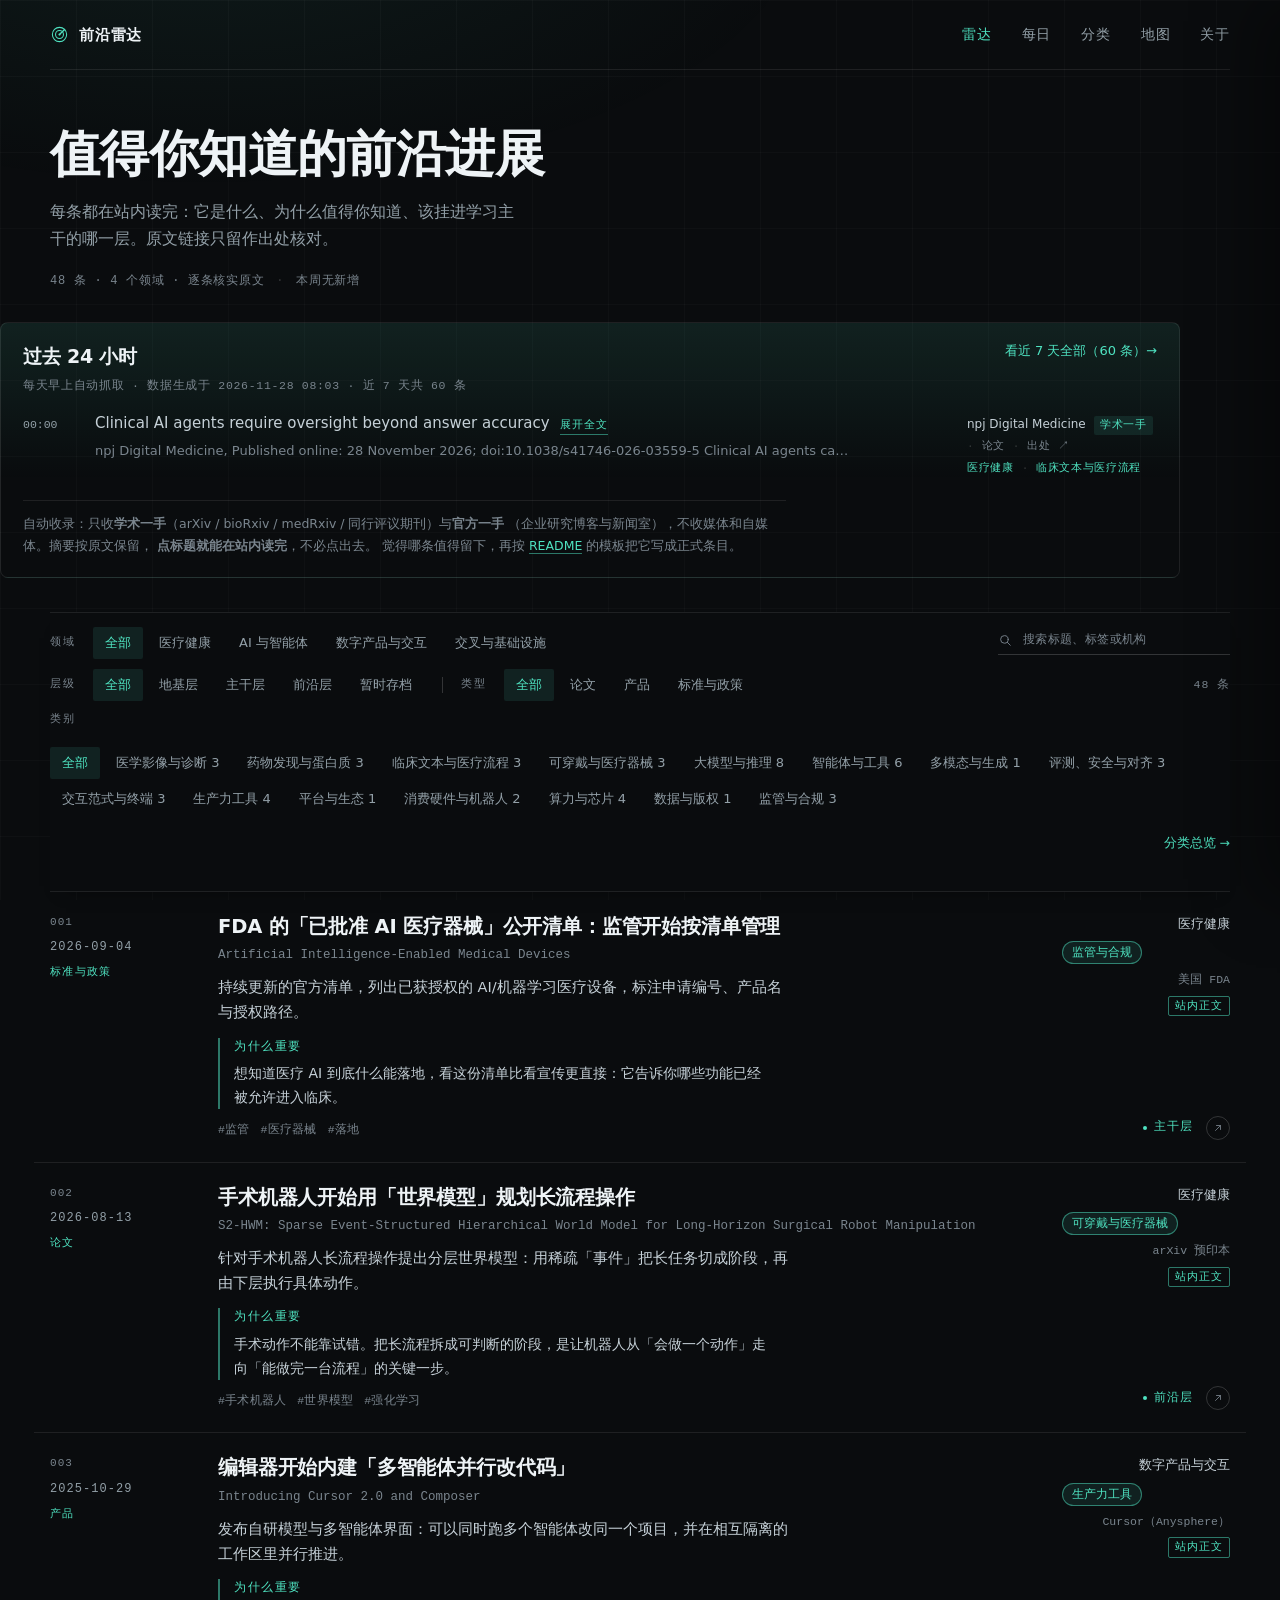
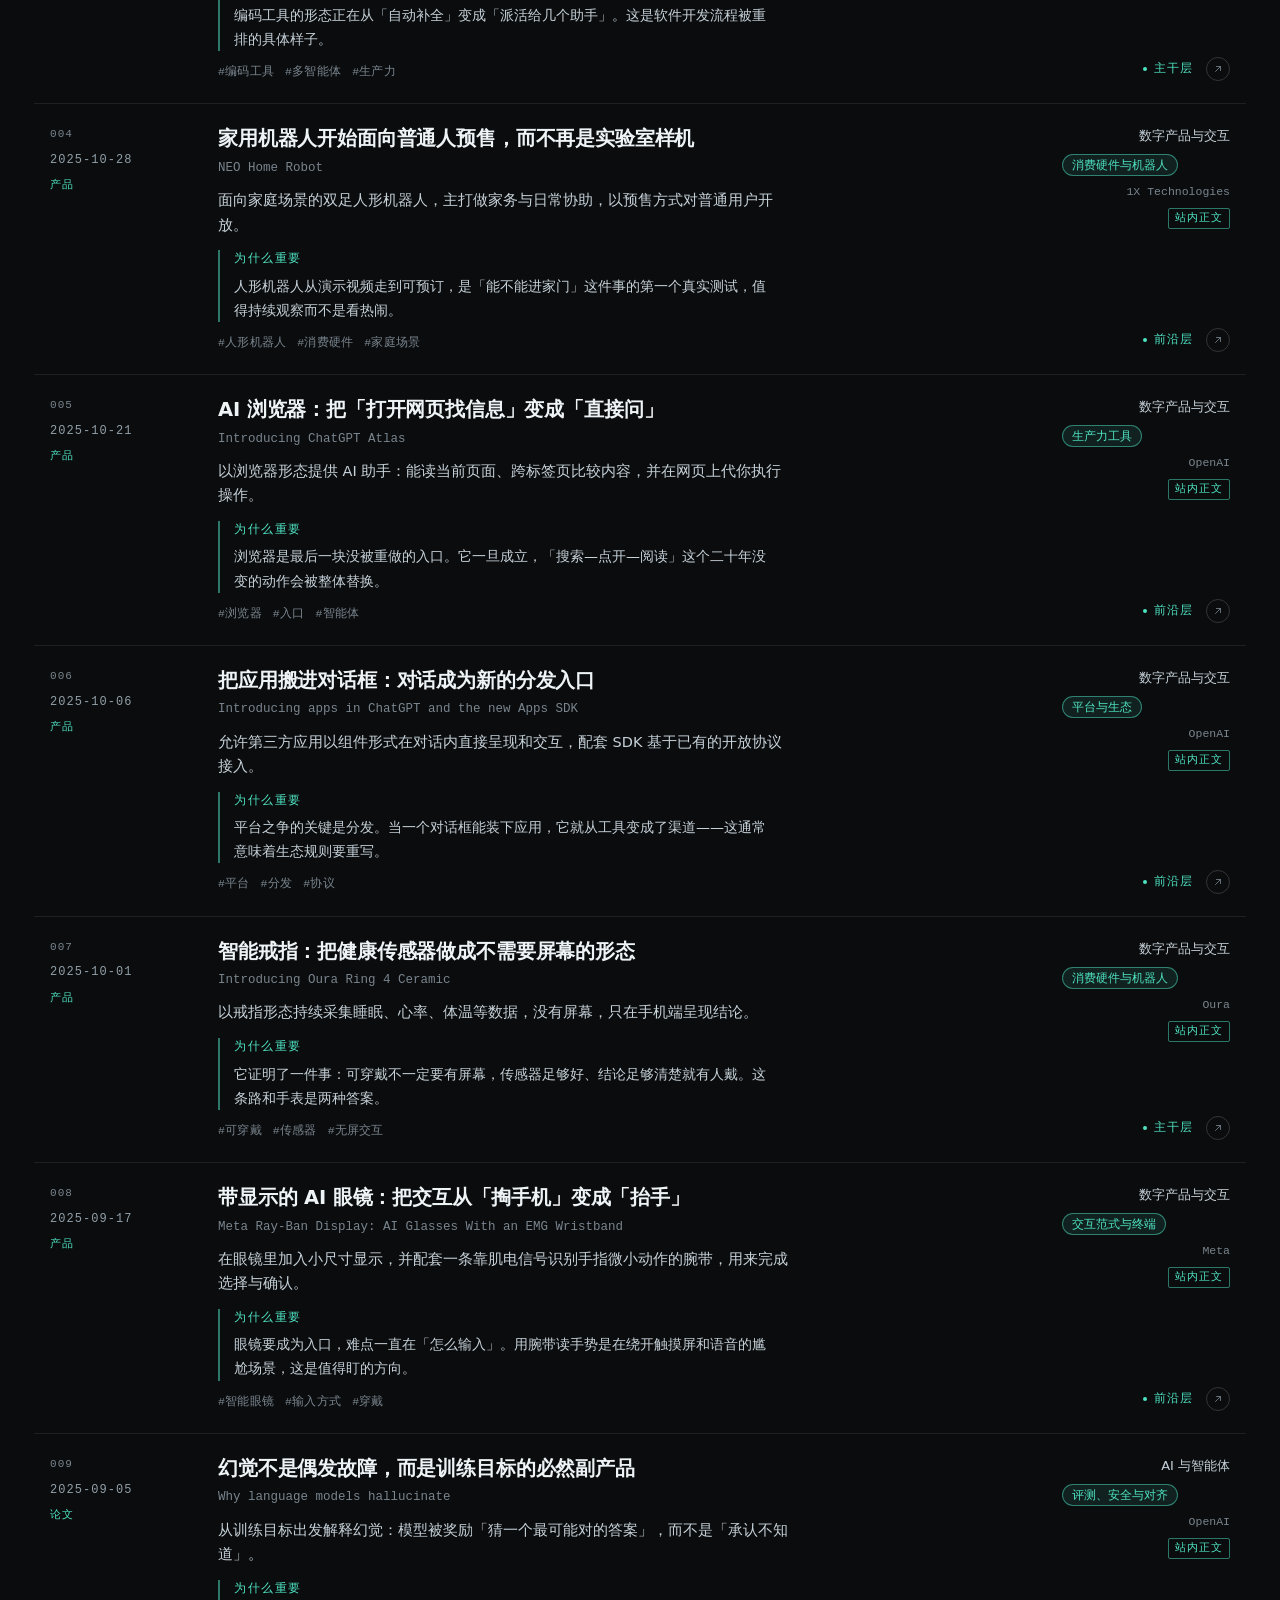
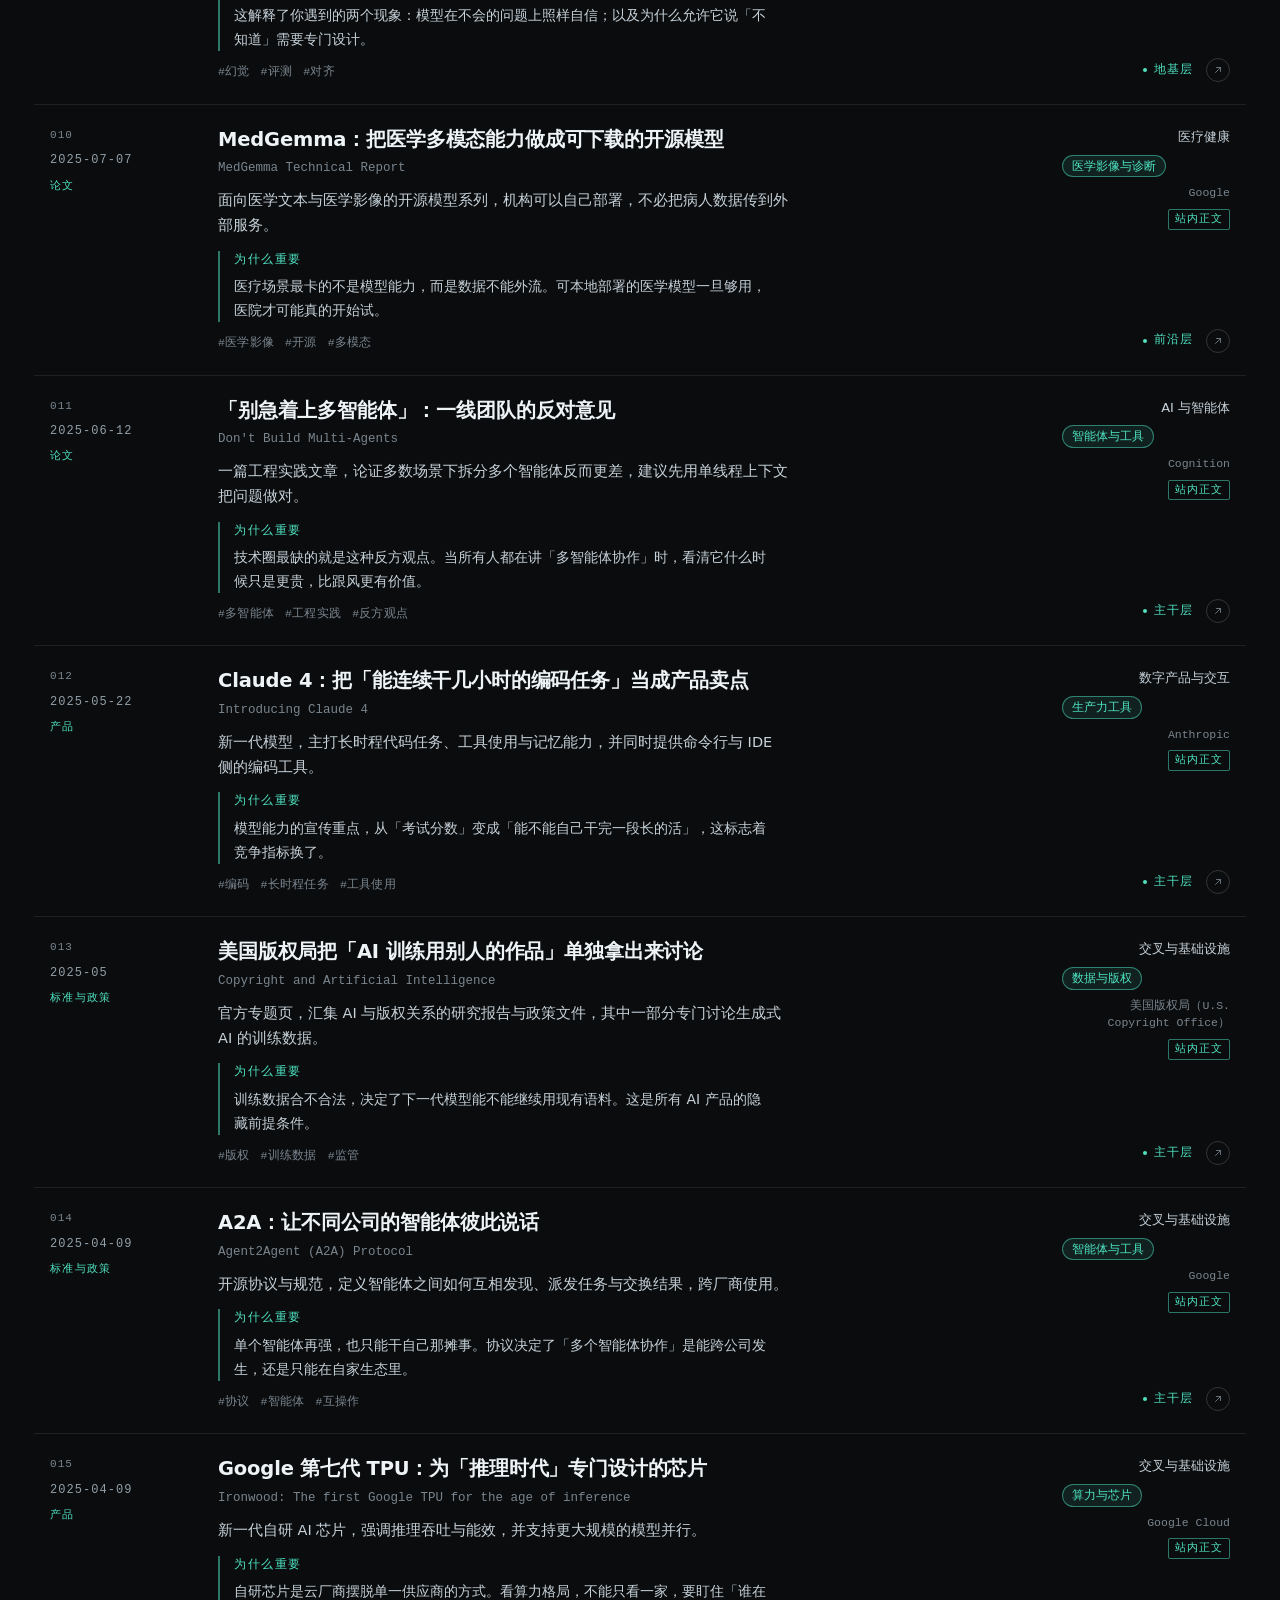
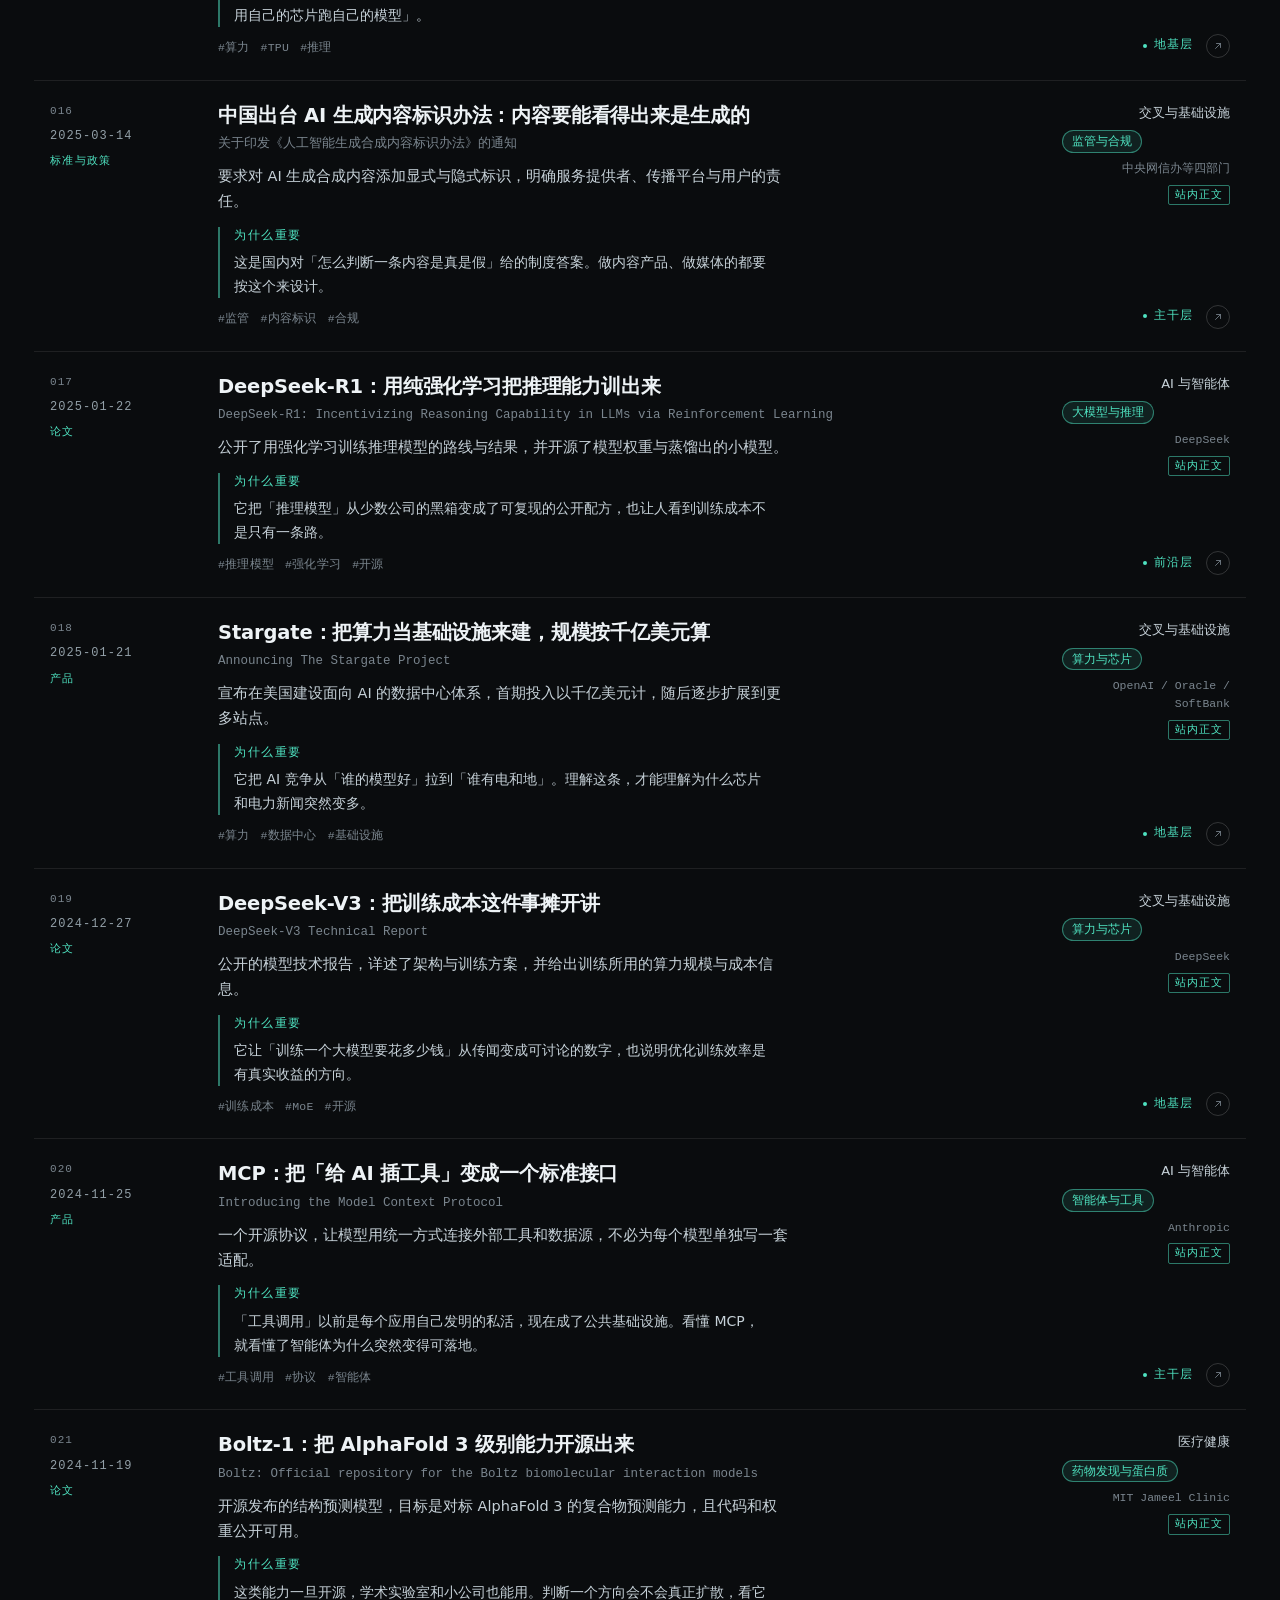
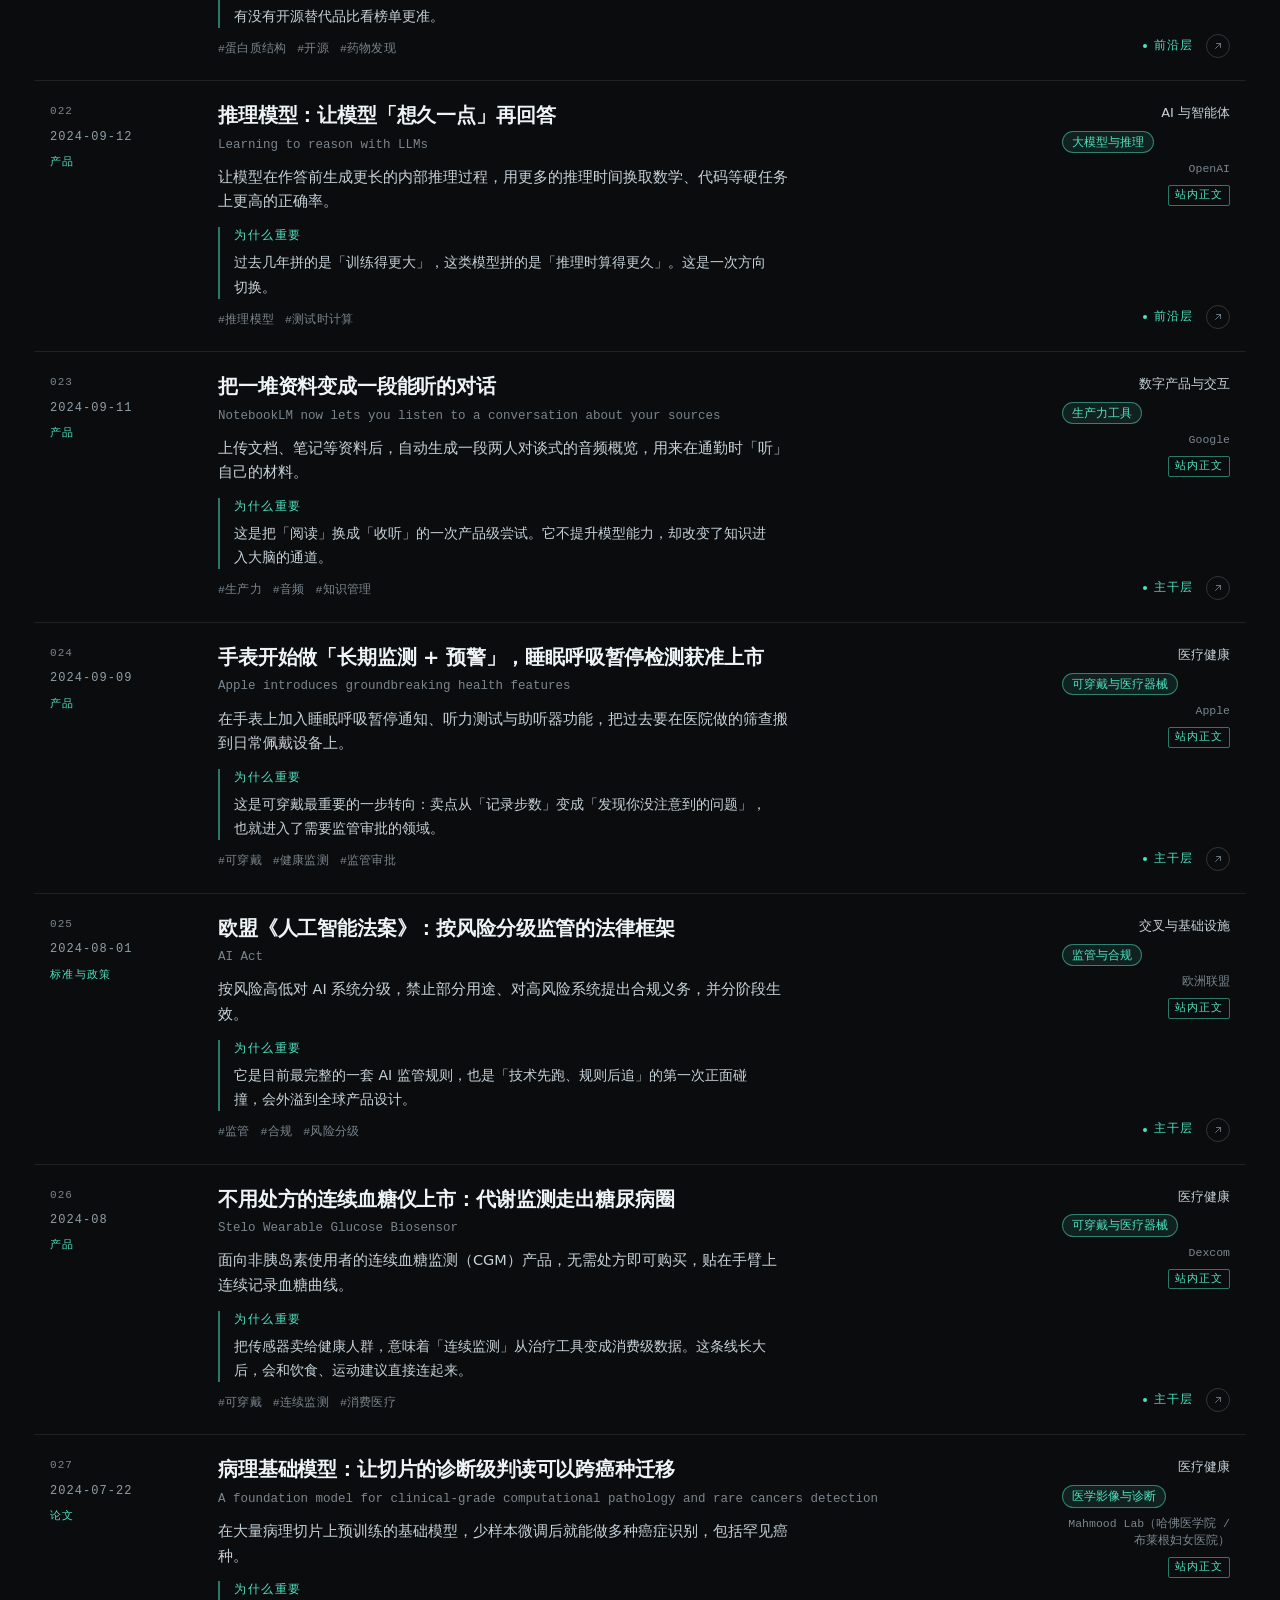
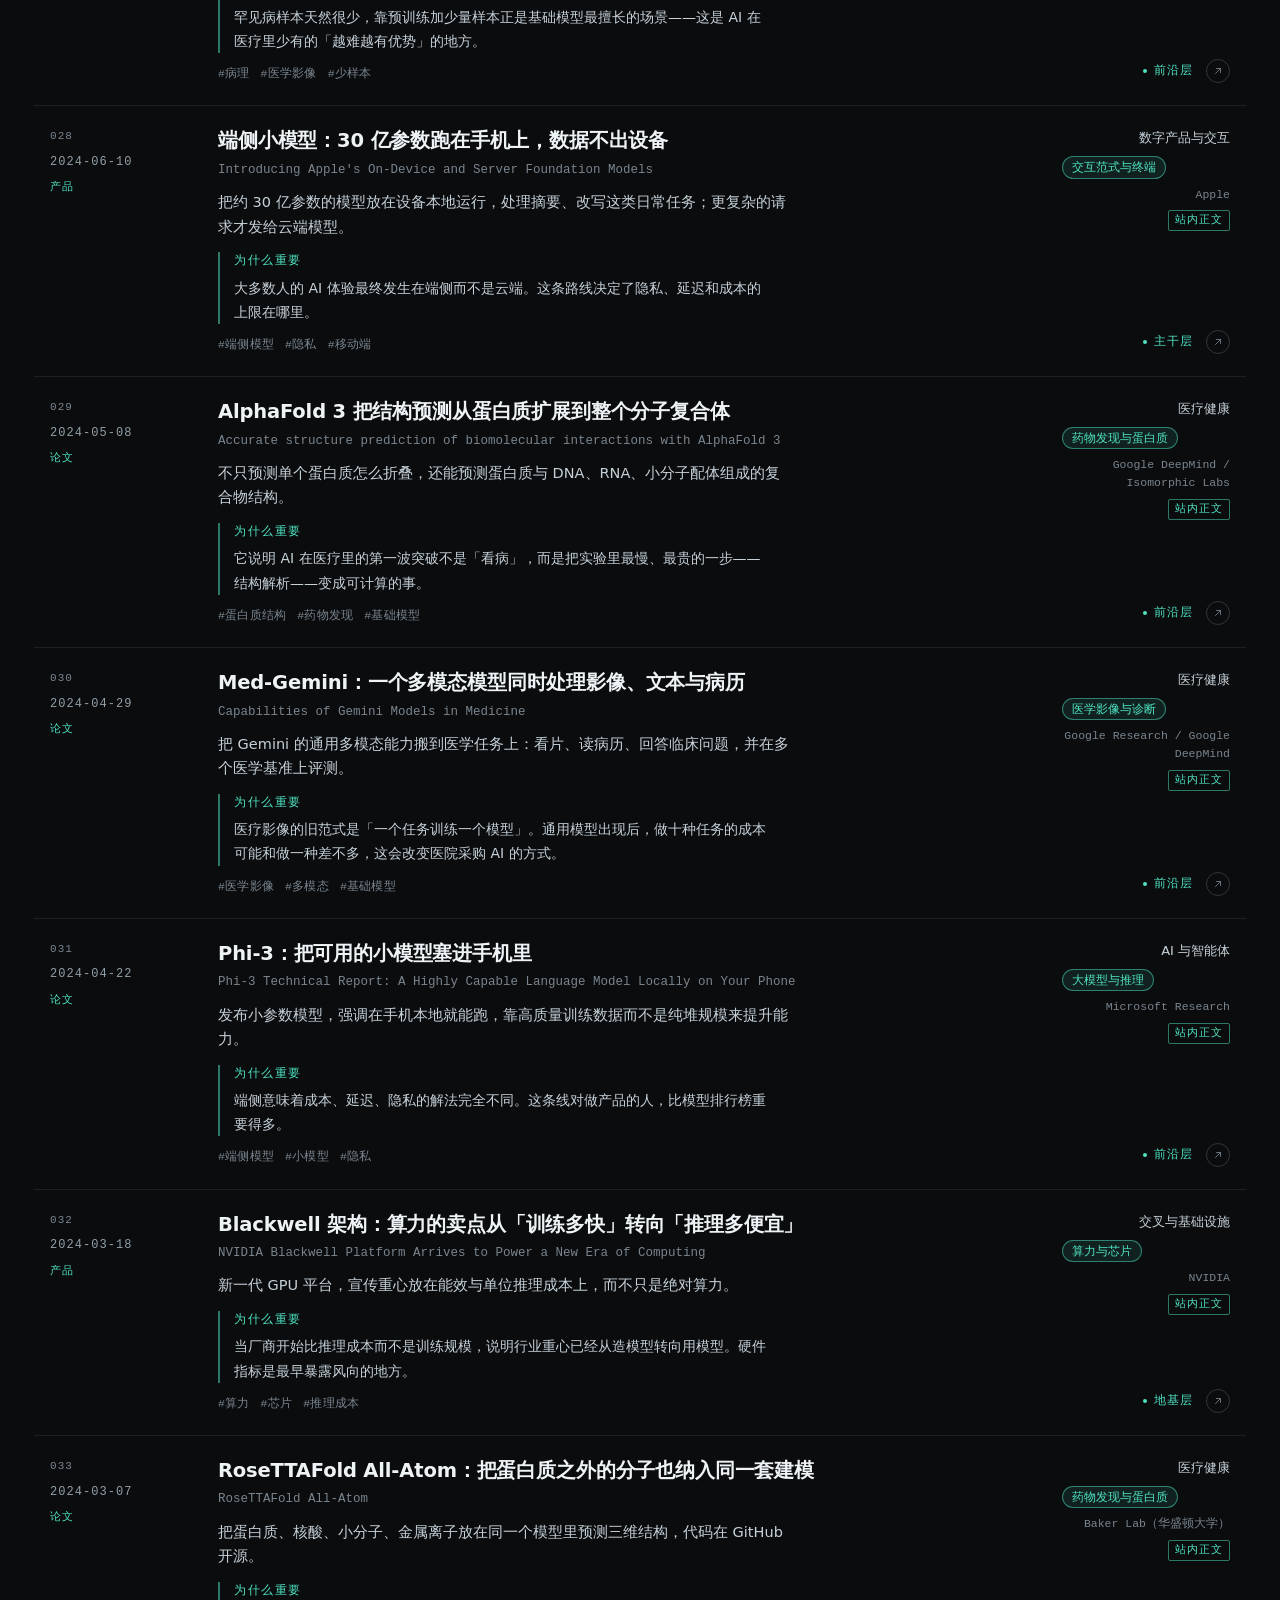
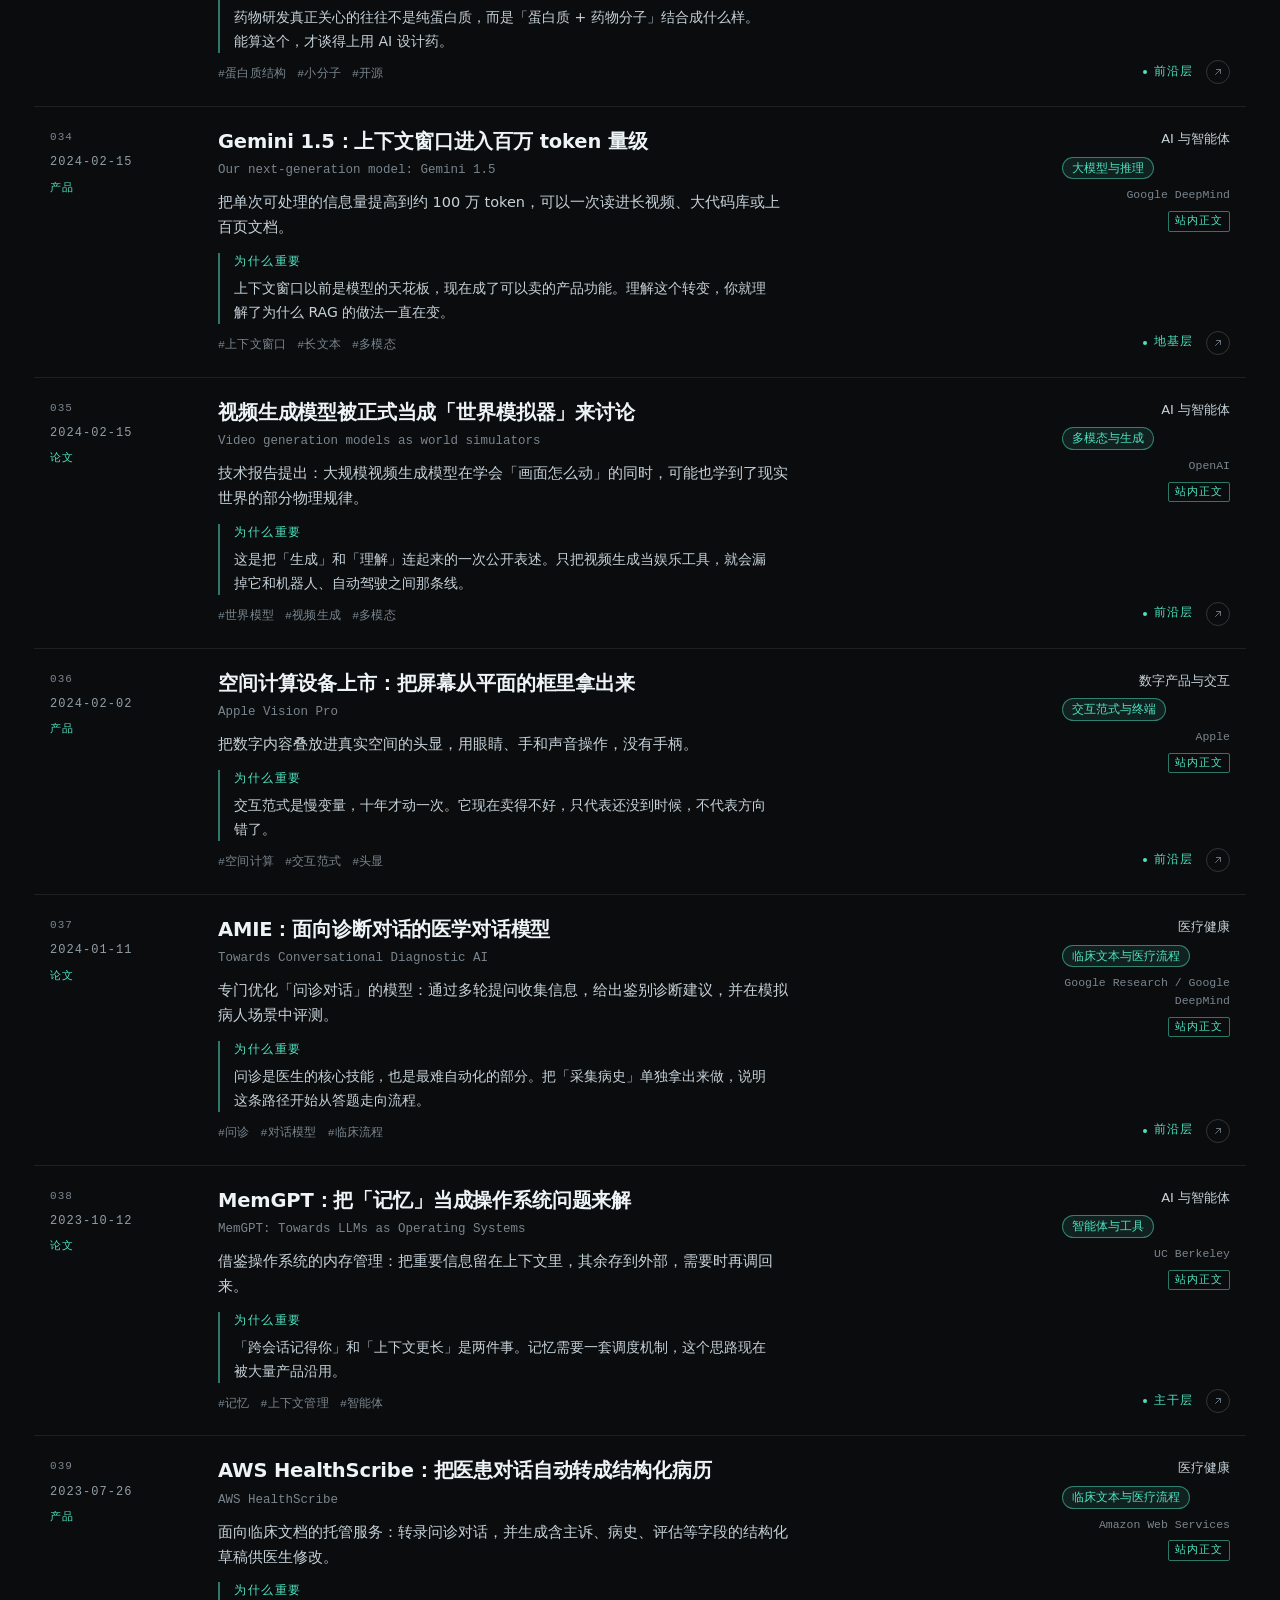
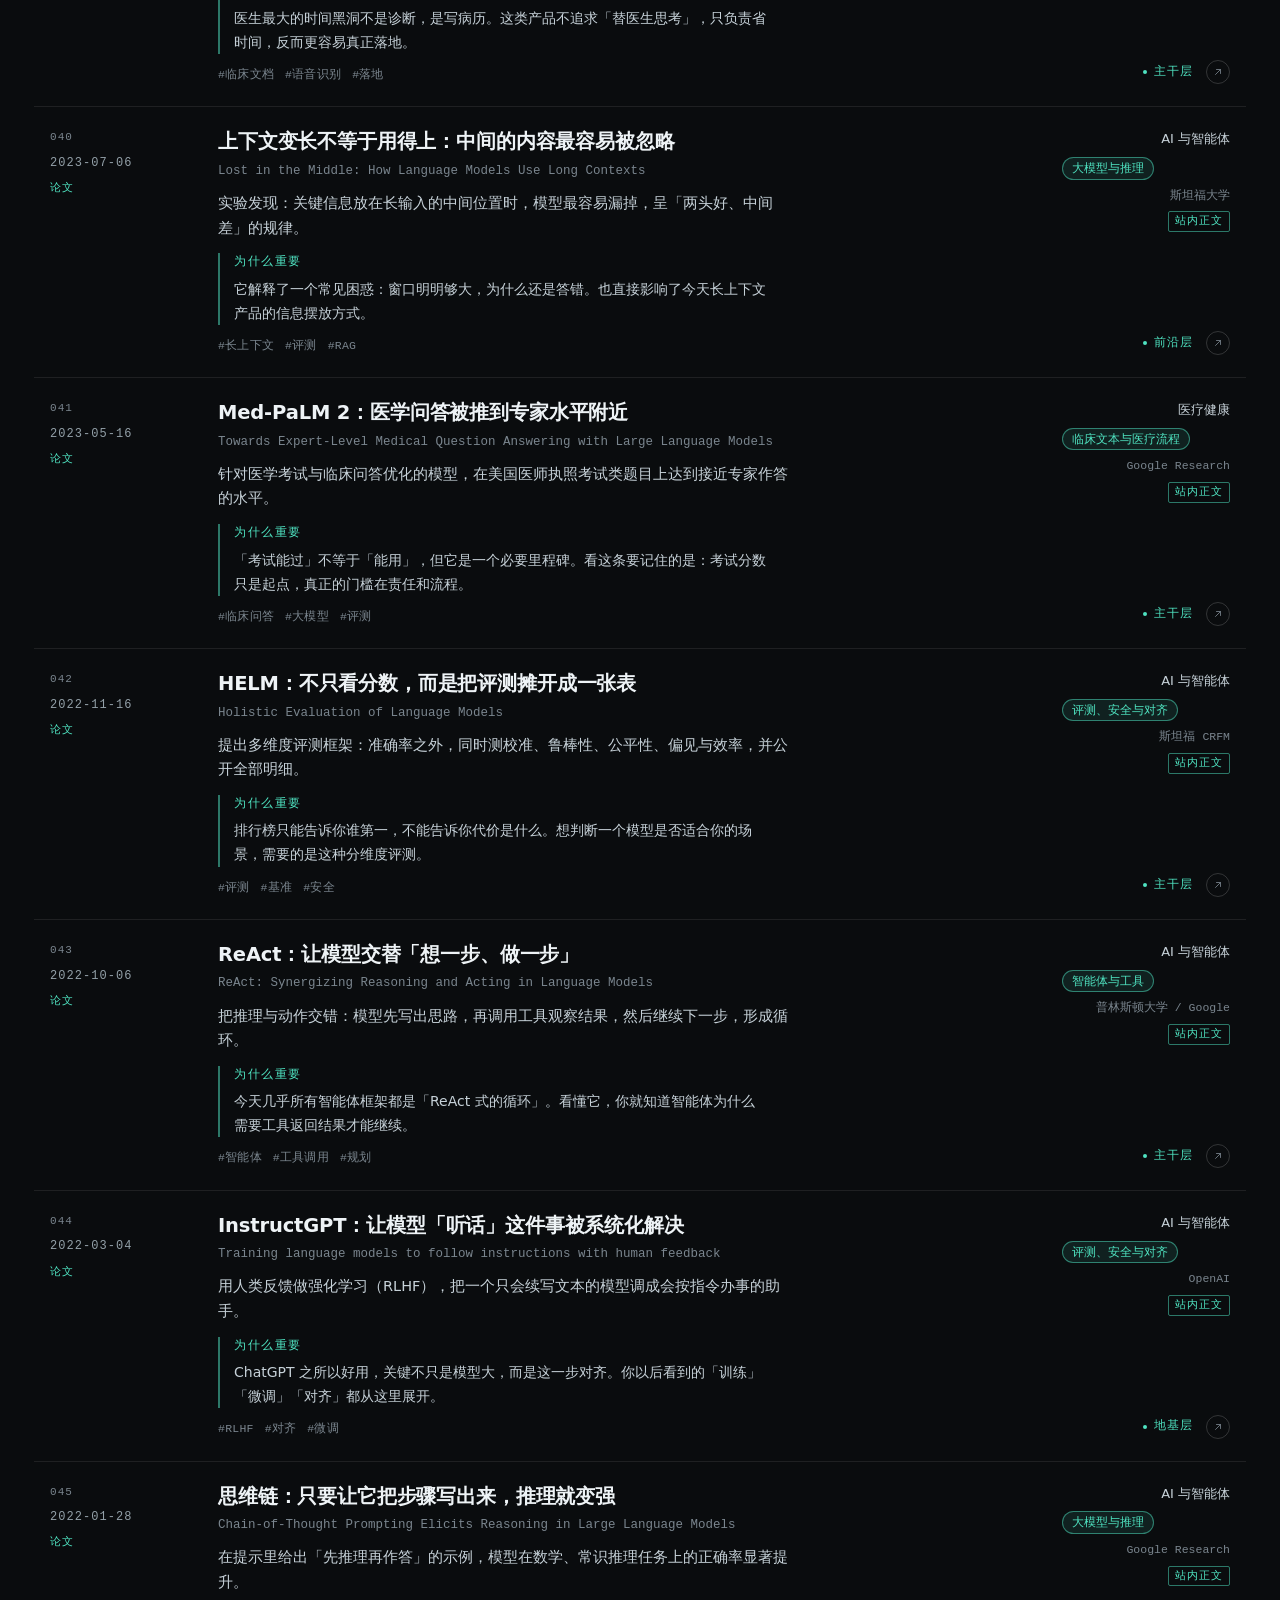
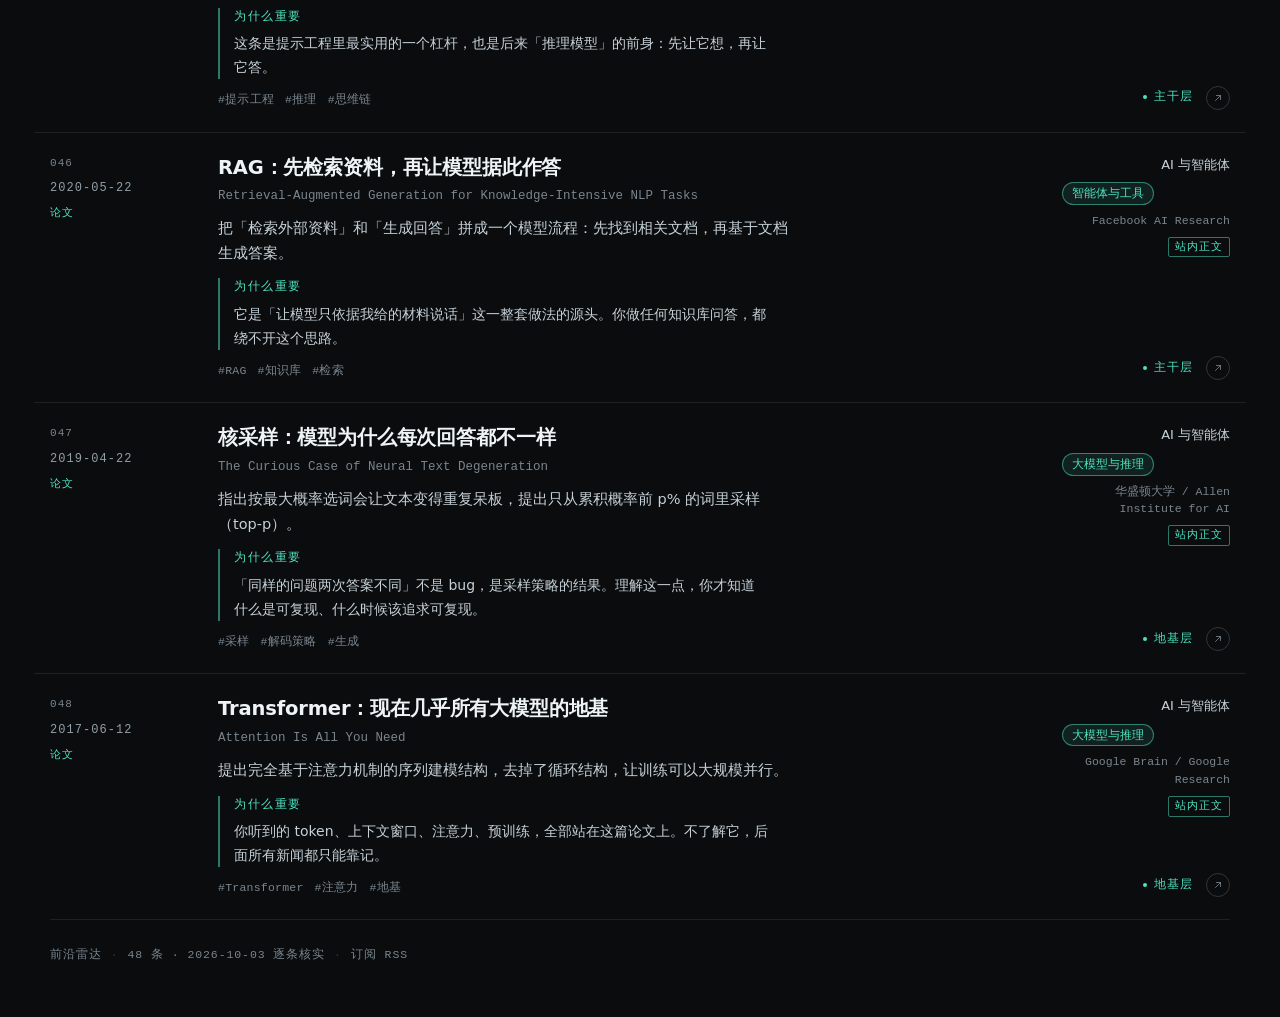
<file: index.html>
<!DOCTYPE html>
<html lang="zh-CN" data-theme="obsidian">
<head>
<meta charset="UTF-8">
<meta name="viewport" content="width=device-width, initial-scale=1">
<title>前沿雷达</title>
<meta name="description" content="由我自己策展的前沿科技信息站：每条都讲清它是什么、为什么重要、该挂在哪一层。">
<link rel="icon" href="favicon.svg" type="image/svg+xml">
<link rel="alternate" type="application/rss+xml" title="前沿雷达" href="feed.xml">
<link rel="stylesheet" href="assets/style.css">
<script>
  (function () {
    var t = new URLSearchParams(location.search).get("theme");
    if (t) document.documentElement.setAttribute("data-theme", t);
  })();
</script>
</head>
<body>

<header class="site-head">
  <a class="brand" href="index.html">
    <svg class="brand-mark" viewBox="0 0 24 24" fill="none" stroke="currentColor" stroke-width="1.3" stroke-linecap="round" aria-hidden="true">
      <circle cx="12" cy="12" r="9"></circle>
      <circle cx="12" cy="12" r="5"></circle>
      <path d="M12 12 L18.4 5.6" stroke-width="1.7"></path>
      <circle cx="12" cy="12" r="1.3" fill="currentColor" stroke="none"></circle>
    </svg>
    <span class="brand-name">前沿雷达</span>
  </a>
  <nav class="site-nav">
    <a class="is-current" href="index.html">雷达</a>
    <a href="daily.html">每日</a>
    <a href="categories.html">分类</a>
    <a href="map.html">地图</a>
    <a href="about.html">关于</a>
  </nav>
</header>

<main>

  <section class="hero">
    <h1>值得你知道的前沿进展</h1>
    <p class="hero-lead">每条都在站内读完：它是什么、为什么值得你知道、该挂进学习主干的哪一层。原文链接只留作出处核对。</p>
    <p class="hero-meta">
      <span id="heroCount">0</span> 条 · 4 个领域 · 逐条核实原文
      <span class="hero-sep" aria-hidden="true">·</span>
      <span id="heroNew">本周新增 0 条</span>
    </p>
  </section>

  <section class="daily" id="dailyBand" hidden aria-label="过去 24 小时自动收录">
    <header class="daily-head">
      <div>
        <h2 class="daily-title-h">过去 24 小时</h2>
    <p class="daily-sub" data-daily-sub>每天早上自动抓取</p>
      </div>
      <a class="daily-more" href="daily.html" data-daily-more>看近 7 天全部 →</a>
    </header>
    <ul class="daily-list"></ul>
    <p class="daily-note">
      自动收录：只收<strong>学术一手</strong>（arXiv / bioRxiv / medRxiv / 同行评议期刊）与<strong>官方一手</strong>
      （企业研究博客与新闻室），不收媒体和自媒体。摘要按原文保留，
      <strong>点标题就能在站内读完</strong>，不必点出去。
      觉得哪条值得留下，再按 <a href="README.md">README</a> 的模板把它写成正式条目。
    </p>
  </section>

  <section class="filters" aria-label="筛选">
    <div class="filter-row">
      <span class="filter-label">领域</span>
      <div class="chips" id="domainChips"></div>
      <label class="search">
        <svg viewBox="0 0 24 24" fill="none" stroke="currentColor" stroke-width="1.6" stroke-linecap="round" aria-hidden="true">
          <circle cx="11" cy="11" r="6.5"></circle>
          <path d="M16 16 L21 21"></path>
        </svg>
        <input id="search" type="search" placeholder="搜索标题、标签或机构" autocomplete="off">
      </label>
    </div>
    <div class="filter-row">
      <span class="filter-label">层级</span>
      <div class="chips" id="layerChips"></div>
      <span class="filter-divider" aria-hidden="true"></span>
      <span class="filter-label">类型</span>
      <div class="chips" id="typeChips"></div>
      <span class="result-count"><span id="resultCount">0</span> 条</span>
    </div>
    <div class="filter-row">
      <span class="filter-label">类别</span>
      <div class="chips" id="categoryChips"></div>
      <a class="filter-link" href="categories.html">分类总览 →</a>
    </div>
    <p class="filter-note" id="categorySummary"></p>
  </section>

  <section class="feed" id="feed" aria-live="polite"></section>

</main>

<footer class="site-foot">
  <span>前沿雷达</span>
  <span class="foot-dot" aria-hidden="true">·</span>
  <span><span id="footCount">—</span> 条 · 2026-10-03 逐条核实</span>
  <span class="foot-dot" aria-hidden="true">·</span>
  <a href="feed.xml">订阅 RSS</a>
</footer>

<aside class="panel" id="panel" role="dialog" aria-modal="true" aria-label="内容详情" aria-hidden="true">
  <div class="panel-scrim"></div>
  <div class="panel-sheet">
    <button class="panel-close" type="button" aria-label="关闭详情">
      <svg viewBox="0 0 24 24" fill="none" stroke="currentColor" stroke-width="1.7" stroke-linecap="round" aria-hidden="true">
        <path d="M7 7 L17 17"></path>
        <path d="M17 7 L7 17"></path>
      </svg>
    </button>
    <div class="panel-body" id="panelBody"></div>
  </div>
</aside>

<script src="data/items.js"></script>
<script src="data/categories.js"></script>
<script src="data/bodies.js"></script>
<script src="data/daily.js"></script>
<script src="assets/daily.js"></script>
<script src="assets/app.js"></script>
</body>
</html>
</file>
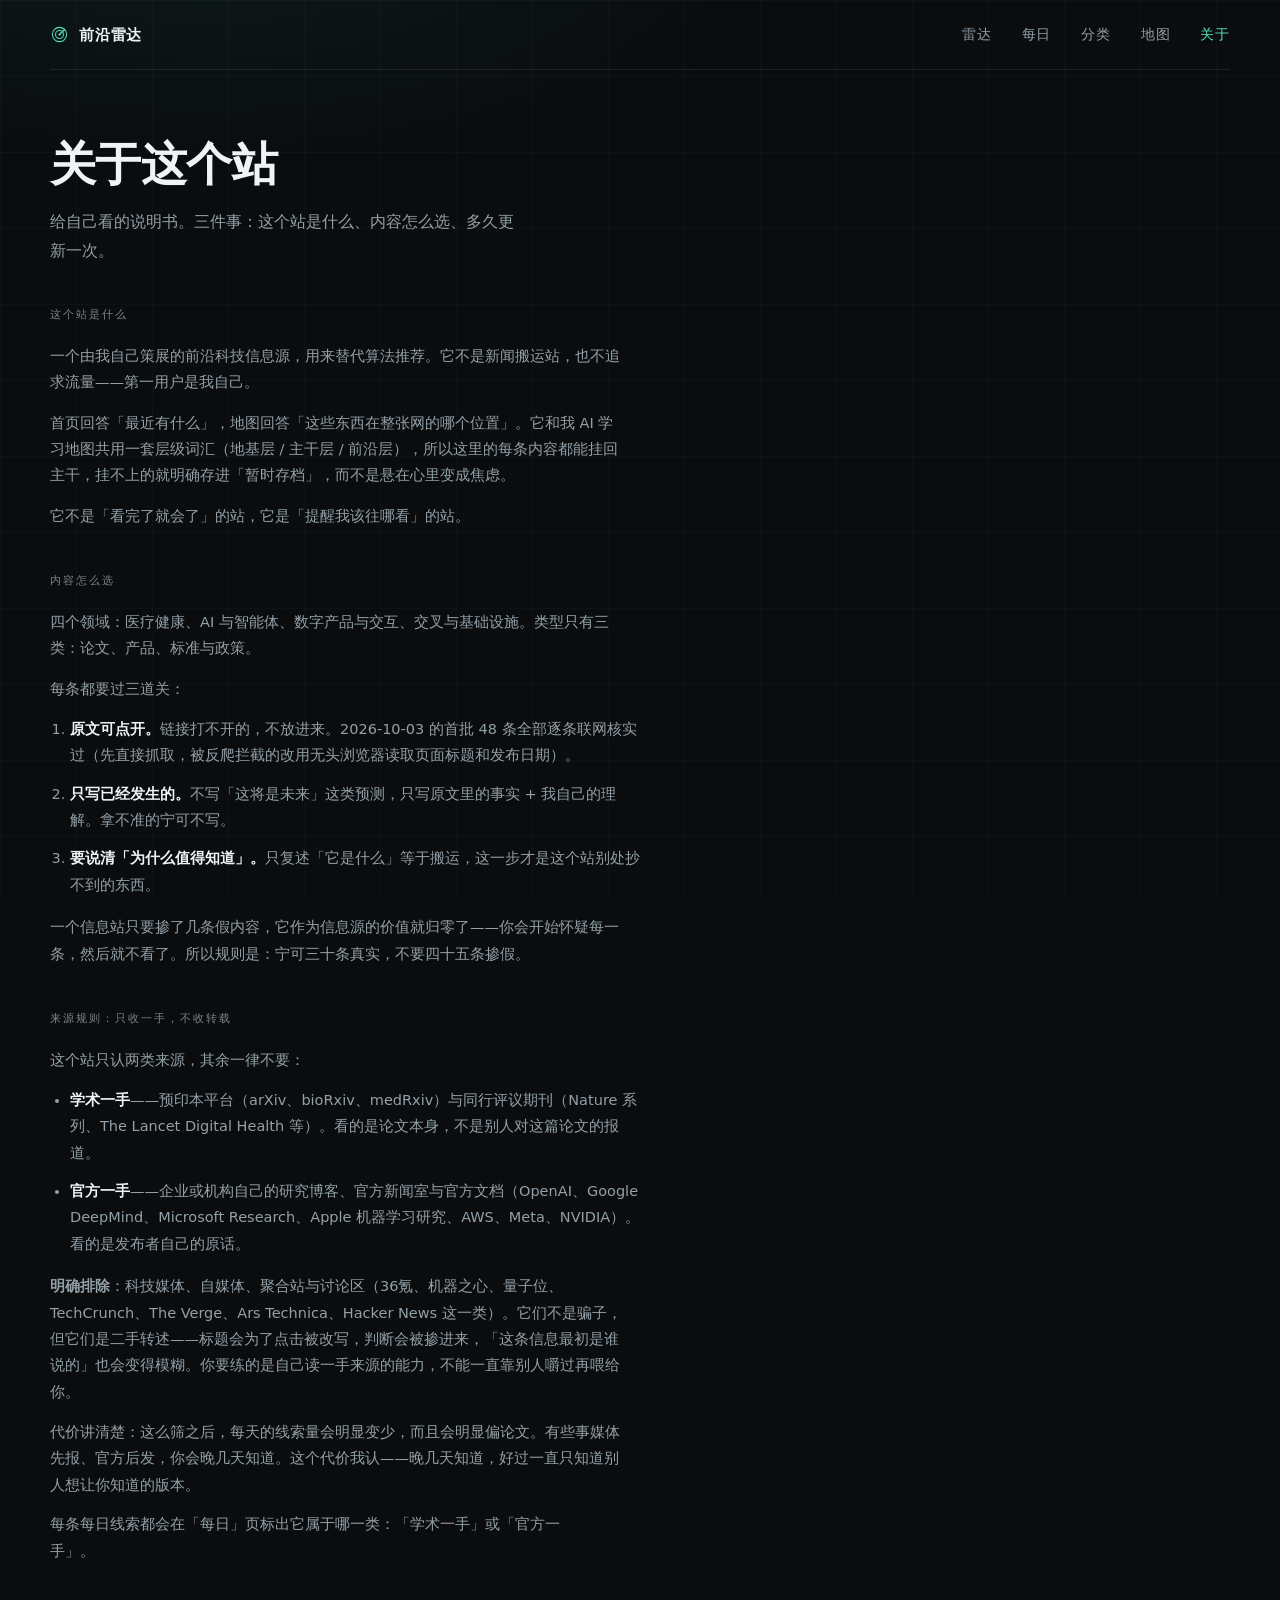
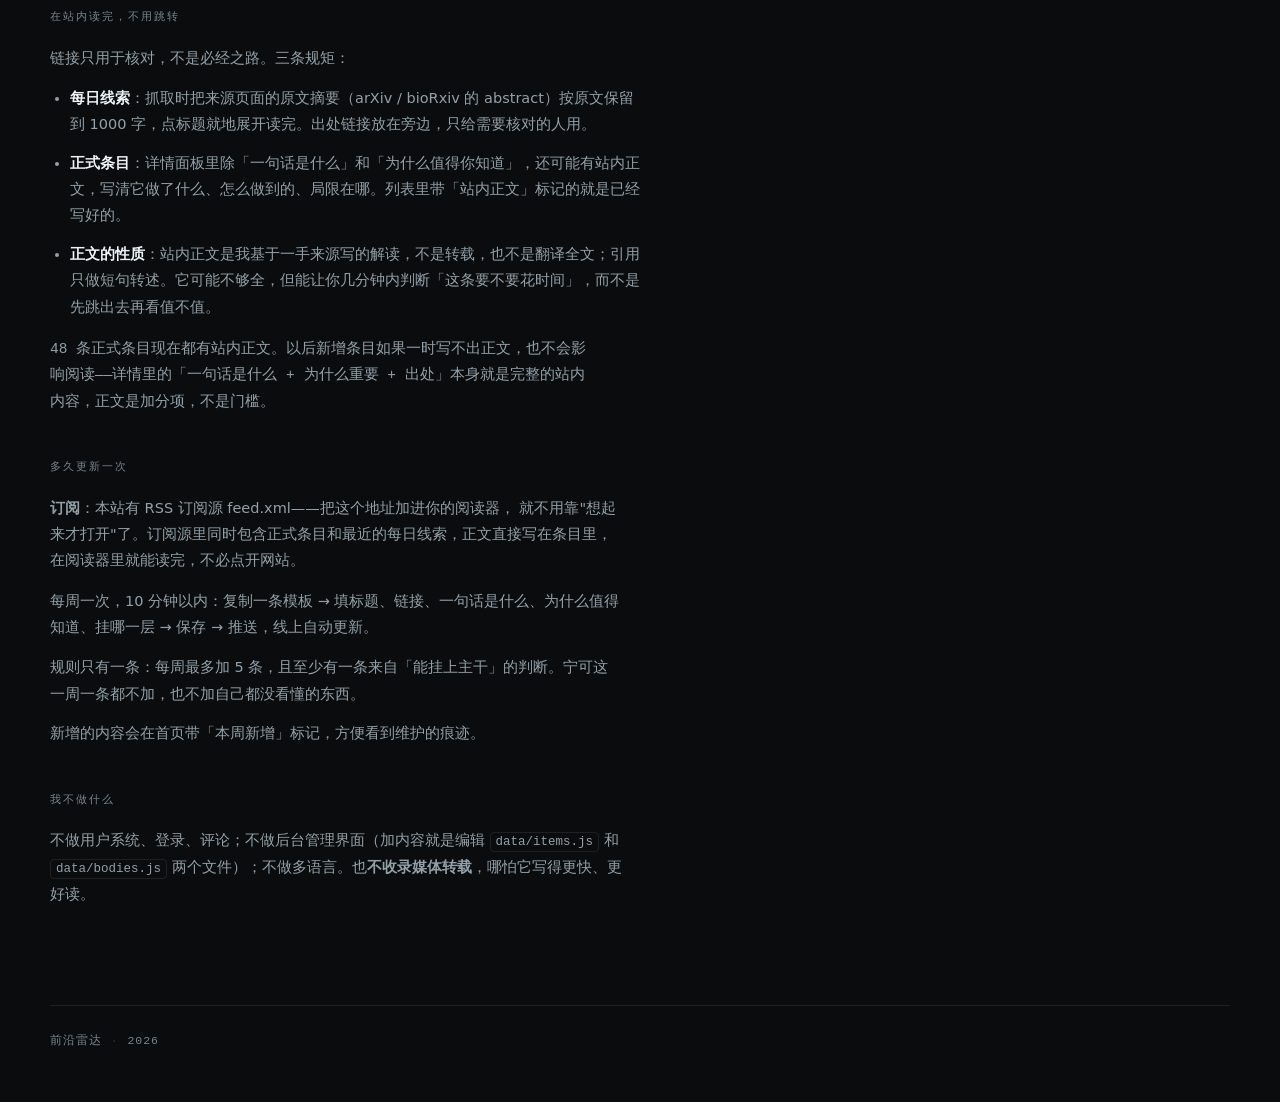
<file: about.html>
<!DOCTYPE html>
<html lang="zh-CN" data-theme="obsidian">
<head>
<meta charset="UTF-8">
<meta name="viewport" content="width=device-width, initial-scale=1">
<title>关于 · 前沿雷达</title>
<meta name="description" content="这个站是什么、内容怎么选、多久更新一次。">
<link rel="icon" href="favicon.svg" type="image/svg+xml">
<link rel="alternate" type="application/rss+xml" title="前沿雷达" href="feed.xml">
<link rel="stylesheet" href="assets/style.css">
<script>
  (function () {
    var t = new URLSearchParams(location.search).get("theme");
    if (t) document.documentElement.setAttribute("data-theme", t);
  })();
</script>
</head>
<body>

<header class="site-head">
  <a class="brand" href="index.html">
    <svg class="brand-mark" viewBox="0 0 24 24" fill="none" stroke="currentColor" stroke-width="1.3" stroke-linecap="round" aria-hidden="true">
      <circle cx="12" cy="12" r="9"></circle>
      <circle cx="12" cy="12" r="5"></circle>
      <path d="M12 12 L18.4 5.6" stroke-width="1.7"></path>
      <circle cx="12" cy="12" r="1.3" fill="currentColor" stroke="none"></circle>
    </svg>
    <span class="brand-name">前沿雷达</span>
  </a>
  <nav class="site-nav">
    <a href="index.html">雷达</a>
    <a href="daily.html">每日</a>
    <a href="categories.html">分类</a>
    <a href="map.html">地图</a>
    <a class="is-current" href="about.html">关于</a>
  </nav>
</header>

<main>
  <section class="page-head">
    <h1>关于这个站</h1>
    <p class="page-lead">给自己看的说明书。三件事：这个站是什么、内容怎么选、多久更新一次。</p>
  </section>

  <section class="about about--page">
    <h2>这个站是什么</h2>
    <p>一个由我自己策展的前沿科技信息源，用来替代算法推荐。它不是新闻搬运站，也不追求流量——第一用户是我自己。</p>
    <p>首页回答「最近有什么」，地图回答「这些东西在整张网的哪个位置」。它和我 AI 学习地图共用一套层级词汇（地基层 / 主干层 / 前沿层），所以这里的每条内容都能挂回主干，挂不上的就明确存进「暂时存档」，而不是悬在心里变成焦虑。</p>
    <p class="about-strong">它不是「看完了就会了」的站，它是「提醒我该往哪看」的站。</p>

    <h2>内容怎么选</h2>
    <p>四个领域：医疗健康、AI 与智能体、数字产品与交互、交叉与基础设施。类型只有三类：论文、产品、标准与政策。</p>
    <p>每条都要过三道关：</p>
    <ol class="about-list">
      <li><strong>原文可点开。</strong>链接打不开的，不放进来。2026-10-03 的首批 48 条全部逐条联网核实过（先直接抓取，被反爬拦截的改用无头浏览器读取页面标题和发布日期）。</li>
      <li><strong>只写已经发生的。</strong>不写「这将是未来」这类预测，只写原文里的事实 + 我自己的理解。拿不准的宁可不写。</li>
      <li><strong>要说清「为什么值得知道」。</strong>只复述「它是什么」等于搬运，这一步才是这个站别处抄不到的东西。</li>
    </ol>
    <p class="about-strong">一个信息站只要掺了几条假内容，它作为信息源的价值就归零了——你会开始怀疑每一条，然后就不看了。所以规则是：宁可三十条真实，不要四十五条掺假。</p>

    <h2>来源规则：只收一手，不收转载</h2>
    <p>这个站只认两类来源，其余一律不要：</p>
    <ul class="about-list">
      <li><strong>学术一手</strong>——预印本平台（arXiv、bioRxiv、medRxiv）与同行评议期刊（Nature 系列、The Lancet Digital Health 等）。看的是论文本身，不是别人对这篇论文的报道。</li>
      <li><strong>官方一手</strong>——企业或机构自己的研究博客、官方新闻室与官方文档（OpenAI、Google DeepMind、Microsoft Research、Apple 机器学习研究、AWS、Meta、NVIDIA）。看的是发布者自己的原话。</li>
    </ul>
    <p><strong>明确排除</strong>：科技媒体、自媒体、聚合站与讨论区（36氪、机器之心、量子位、TechCrunch、The Verge、Ars Technica、Hacker News 这一类）。它们不是骗子，但它们是二手转述——标题会为了点击被改写，判断会被掺进来，「这条信息最初是谁说的」也会变得模糊。你要练的是自己读一手来源的能力，不能一直靠别人嚼过再喂给你。</p>
    <p>代价讲清楚：这么筛之后，每天的线索量会明显变少，而且会明显偏论文。有些事媒体先报、官方后发，你会晚几天知道。这个代价我认——晚几天知道，好过一直只知道别人想让你知道的版本。</p>
    <p class="about-note">每条每日线索都会在「每日」页标出它属于哪一类：「学术一手」或「官方一手」。</p>

    <h2>在站内读完，不用跳转</h2>
    <p>链接只用于核对，不是必经之路。三条规矩：</p>
    <ul class="about-list">
      <li><strong>每日线索</strong>：抓取时把来源页面的原文摘要（arXiv / bioRxiv 的 abstract）按原文保留到 1000 字，点标题就地展开读完。出处链接放在旁边，只给需要核对的人用。</li>
      <li><strong>正式条目</strong>：详情面板里除「一句话是什么」和「为什么值得你知道」，还可能有站内正文，写清它做了什么、怎么做到的、局限在哪。列表里带「站内正文」标记的就是已经写好的。</li>
      <li><strong>正文的性质</strong>：站内正文是我基于一手来源写的解读，不是转载，也不是翻译全文；引用只做短句转述。它可能不够全，但能让你几分钟内判断「这条要不要花时间」，而不是先跳出去再看值不值。</li>
    </ul>
    <p class="about-note">48 条正式条目现在都有站内正文。以后新增条目如果一时写不出正文，也不会影响阅读——详情里的「一句话是什么 + 为什么重要 + 出处」本身就是完整的站内内容，正文是加分项，不是门槛。</p>

    <h2>多久更新一次</h2>
    <p><strong>订阅</strong>：本站有 RSS 订阅源 <a href="feed.xml">feed.xml</a>——把这个地址加进你的阅读器，
    就不用靠"想起来才打开"了。订阅源里同时包含正式条目和最近的每日线索，正文直接写在条目里，
    在阅读器里就能读完，不必点开网站。</p>
    <p>每周一次，10 分钟以内：复制一条模板 → 填标题、链接、一句话是什么、为什么值得知道、挂哪一层 → 保存 → 推送，线上自动更新。</p>
    <p>规则只有一条：每周最多加 5 条，且至少有一条来自「能挂上主干」的判断。宁可这一周一条都不加，也不加自己都没看懂的东西。</p>
    <p class="about-note">新增的内容会在首页带「本周新增」标记，方便看到维护的痕迹。</p>

    <h2>我不做什么</h2>
    <p>不做用户系统、登录、评论；不做后台管理界面（加内容就是编辑 <code>data/items.js</code> 和 <code>data/bodies.js</code> 两个文件）；不做多语言。也<strong>不收录媒体转载</strong>，哪怕它写得更快、更好读。</p>
  </section>
</main>

<footer class="site-foot">
  <span>前沿雷达</span>
  <span class="foot-dot" aria-hidden="true">·</span>
  <span>2026</span>
</footer>

</body>
</html>
</file>
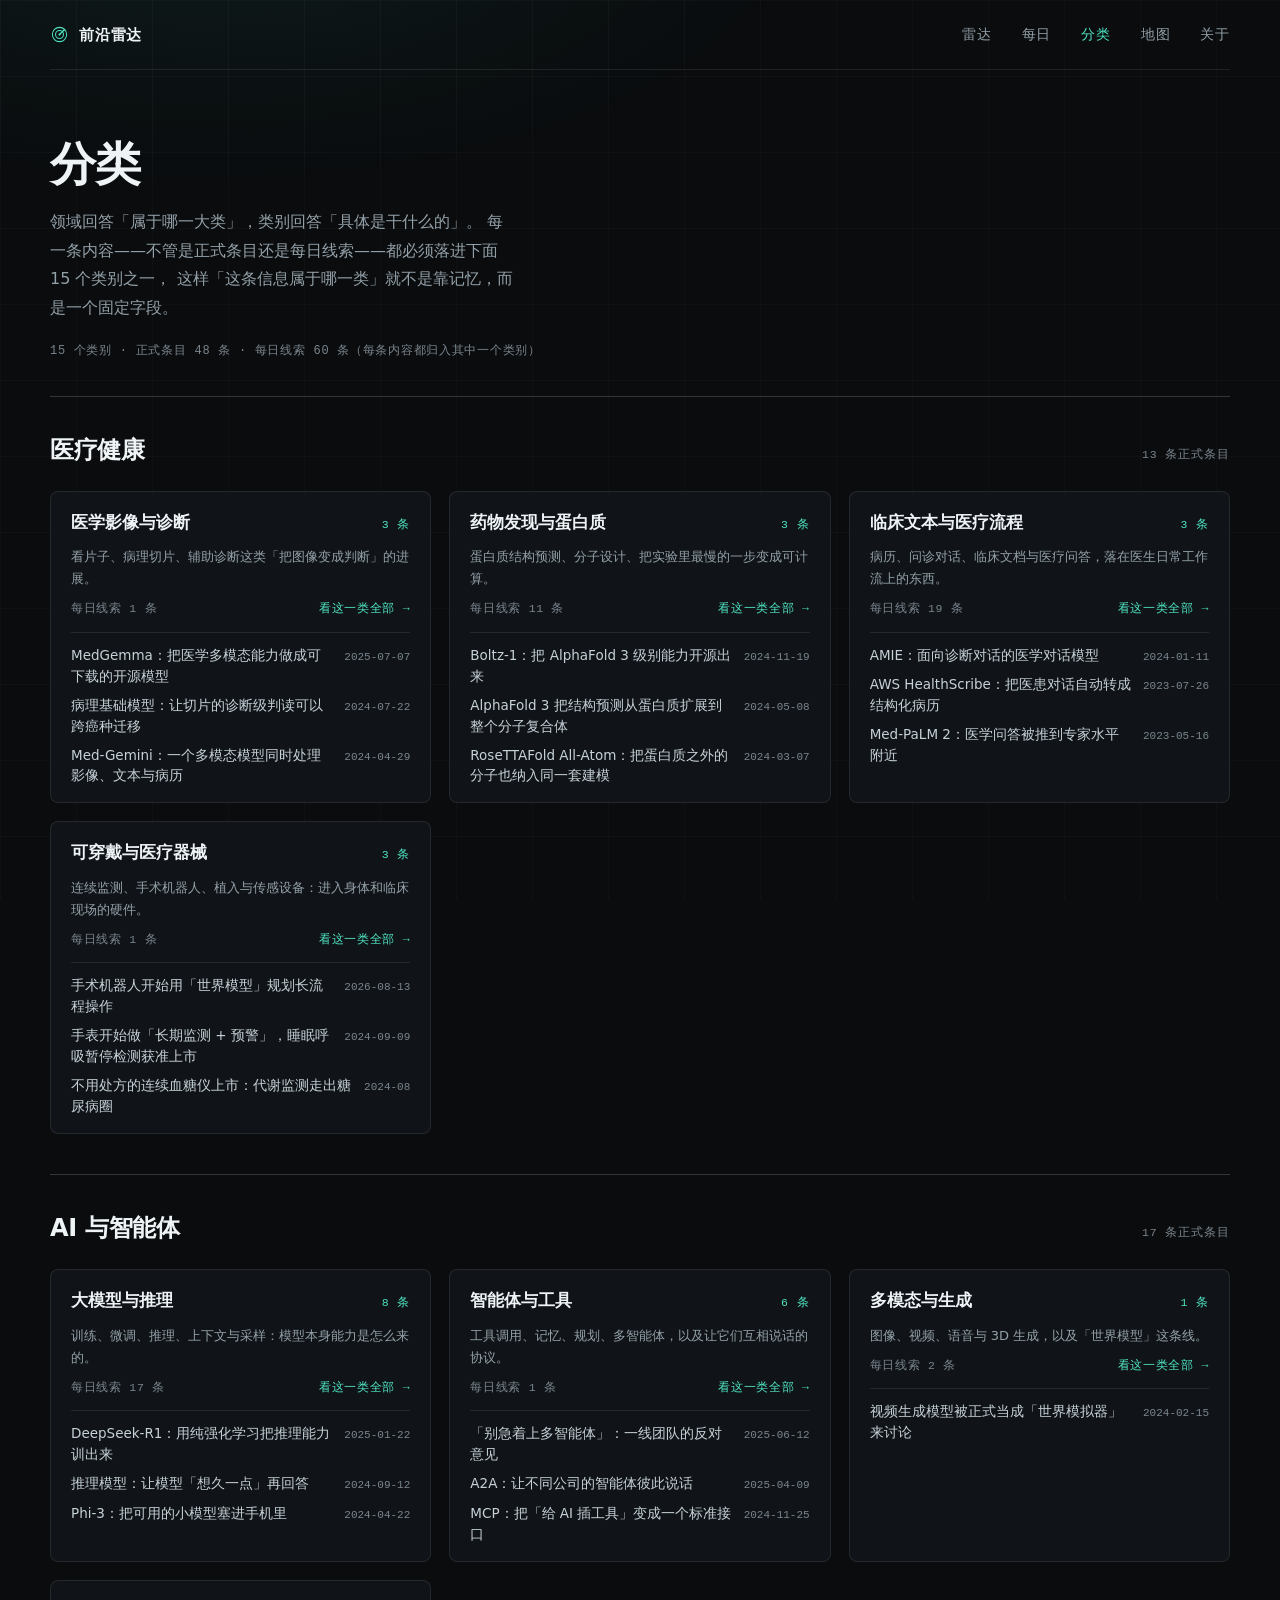
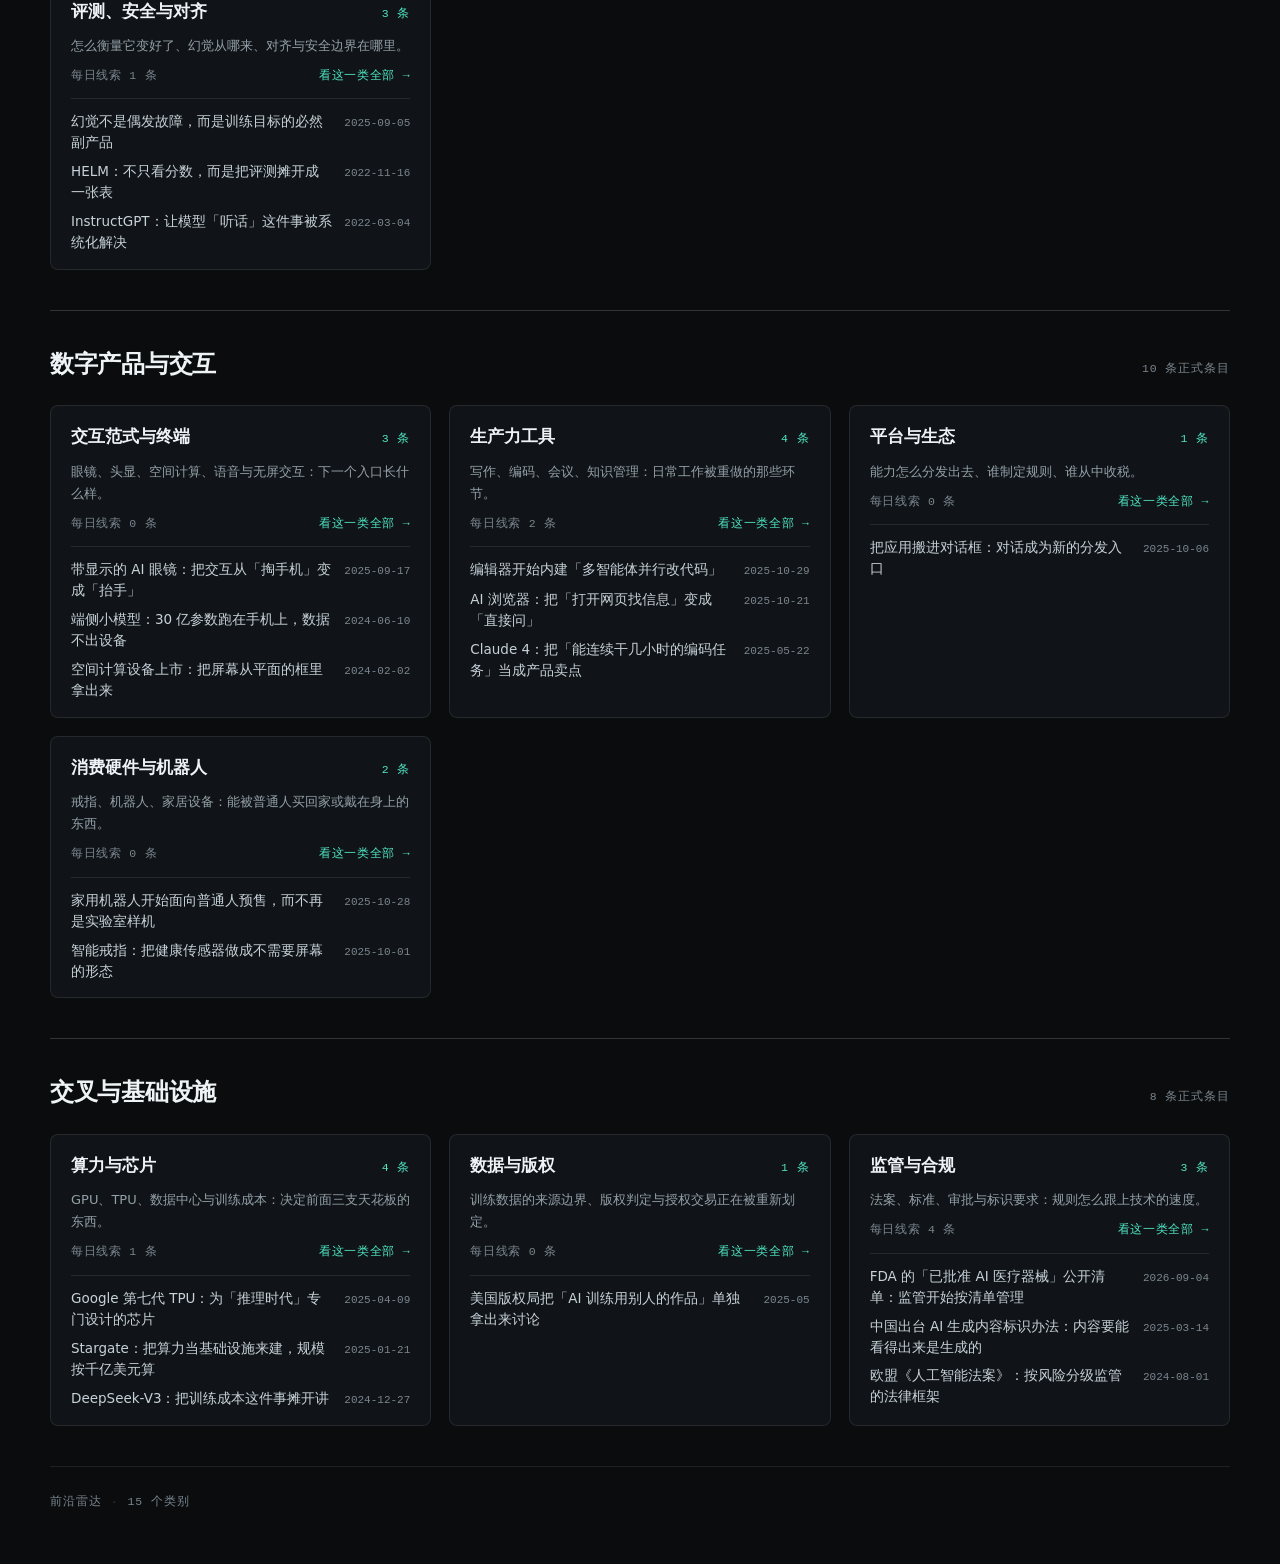
<file: categories.html>
<!DOCTYPE html>
<html lang="zh-CN" data-theme="obsidian">
<head>
<meta charset="UTF-8">
<meta name="viewport" content="width=device-width, initial-scale=1">
<title>分类 · 前沿雷达</title>
<meta name="description" content="四个领域下的 15 个类别：每一条内容都属于其中一个类别。">
<link rel="icon" href="favicon.svg" type="image/svg+xml">
<link rel="alternate" type="application/rss+xml" title="前沿雷达" href="feed.xml">
<link rel="stylesheet" href="assets/style.css">
<script>
  (function () {
    var t = new URLSearchParams(location.search).get("theme");
    if (t) document.documentElement.setAttribute("data-theme", t);
  })();
</script>
</head>
<body>

<header class="site-head">
  <a class="brand" href="index.html">
    <svg class="brand-mark" viewBox="0 0 24 24" fill="none" stroke="currentColor" stroke-width="1.3" stroke-linecap="round" aria-hidden="true">
      <circle cx="12" cy="12" r="9"></circle>
      <circle cx="12" cy="12" r="5"></circle>
      <path d="M12 12 L18.4 5.6" stroke-width="1.7"></path>
      <circle cx="12" cy="12" r="1.3" fill="currentColor" stroke="none"></circle>
    </svg>
    <span class="brand-name">前沿雷达</span>
  </a>
  <nav class="site-nav">
    <a href="index.html">雷达</a>
    <a href="daily.html">每日</a>
    <a class="is-current" href="categories.html">分类</a>
    <a href="map.html">地图</a>
    <a href="about.html">关于</a>
  </nav>
</header>

<main>
  <section class="page-head">
    <h1>分类</h1>
    <p class="page-lead">
      领域回答「属于哪一大类」，类别回答「具体是干什么的」。
      每一条内容——不管是正式条目还是每日线索——都必须落进下面 15 个类别之一，
      这样「这条信息属于哪一类」就不是靠记忆，而是一个固定字段。
    </p>
    <p class="hero-meta" id="categorySummaryLine">正在统计…</p>
  </section>

  <div id="categoryList"></div>
</main>

<footer class="site-foot">
  <span>前沿雷达</span>
  <span class="foot-dot" aria-hidden="true">·</span>
  <span>15 个类别</span>
</footer>

<script src="data/items.js"></script>
<script src="data/categories.js"></script>
<script src="data/daily.js"></script>
<script src="assets/categories.js"></script>
</body>
</html>
</file>
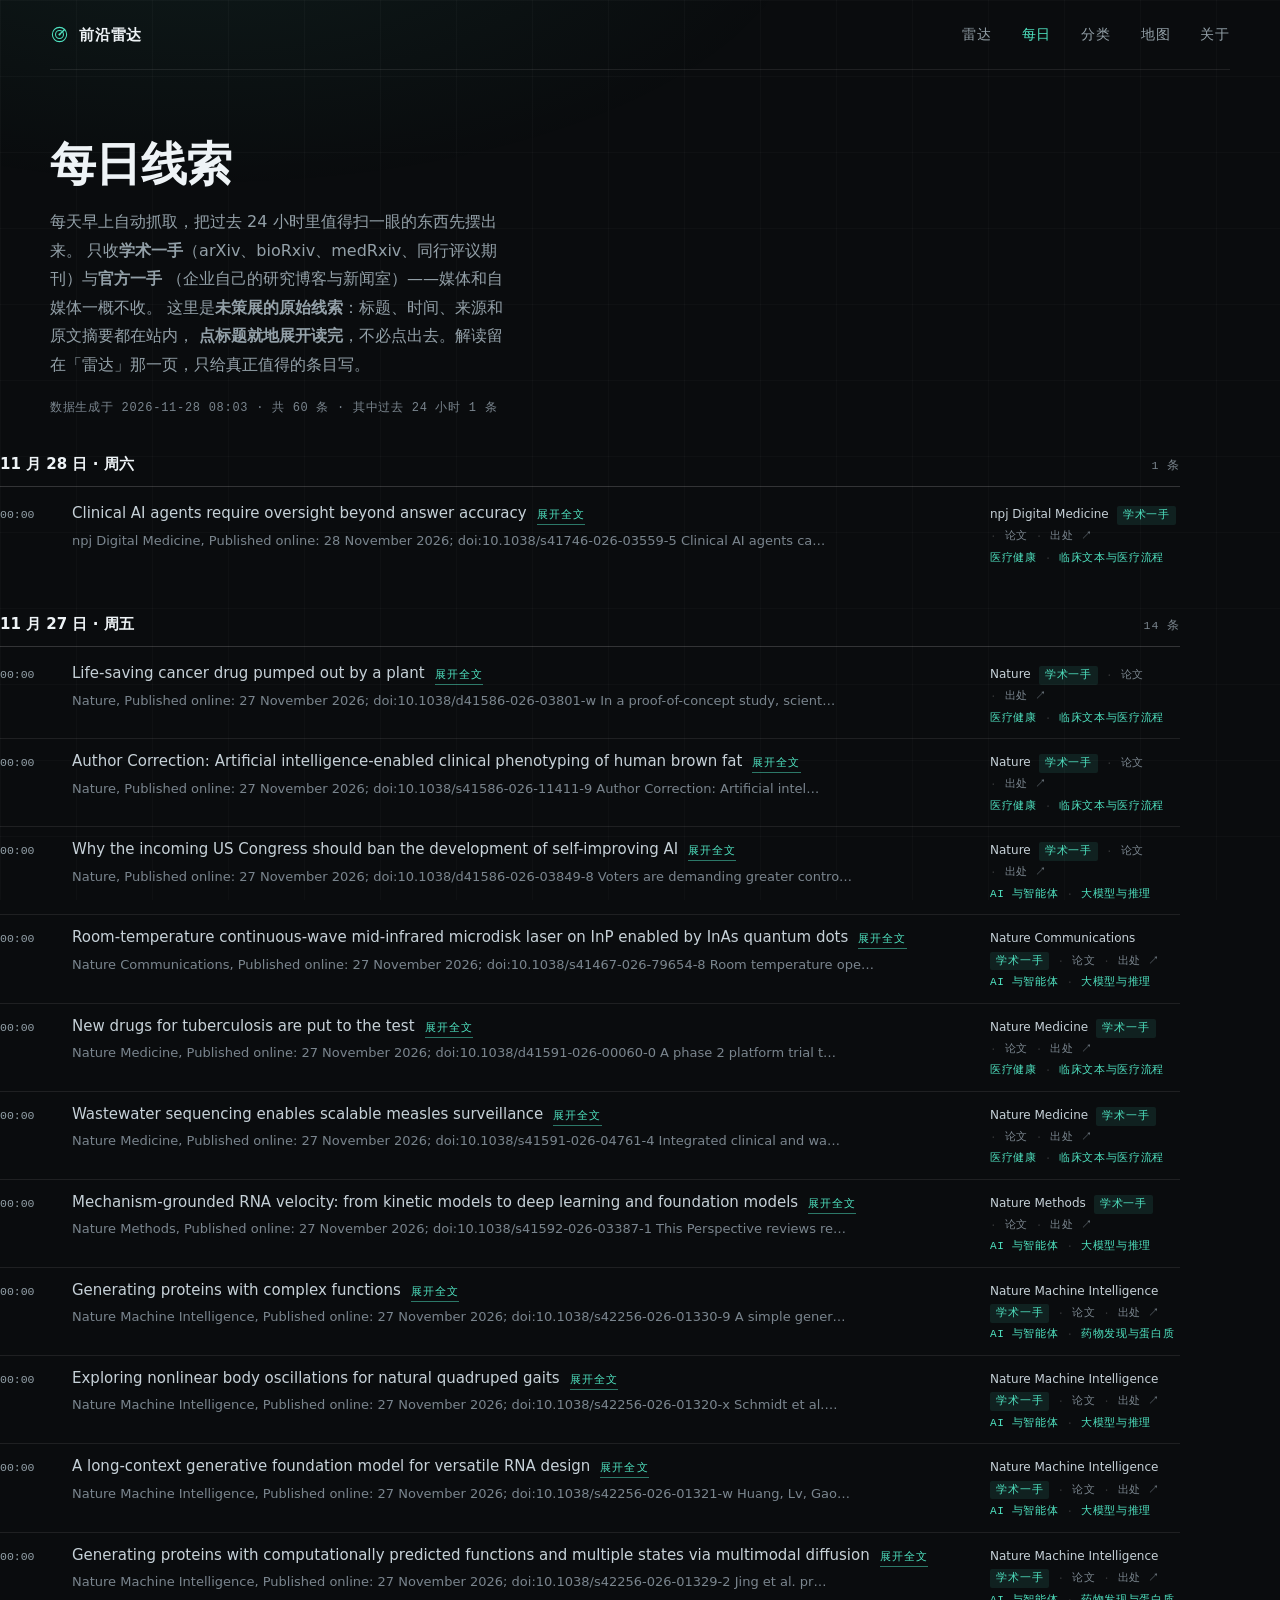
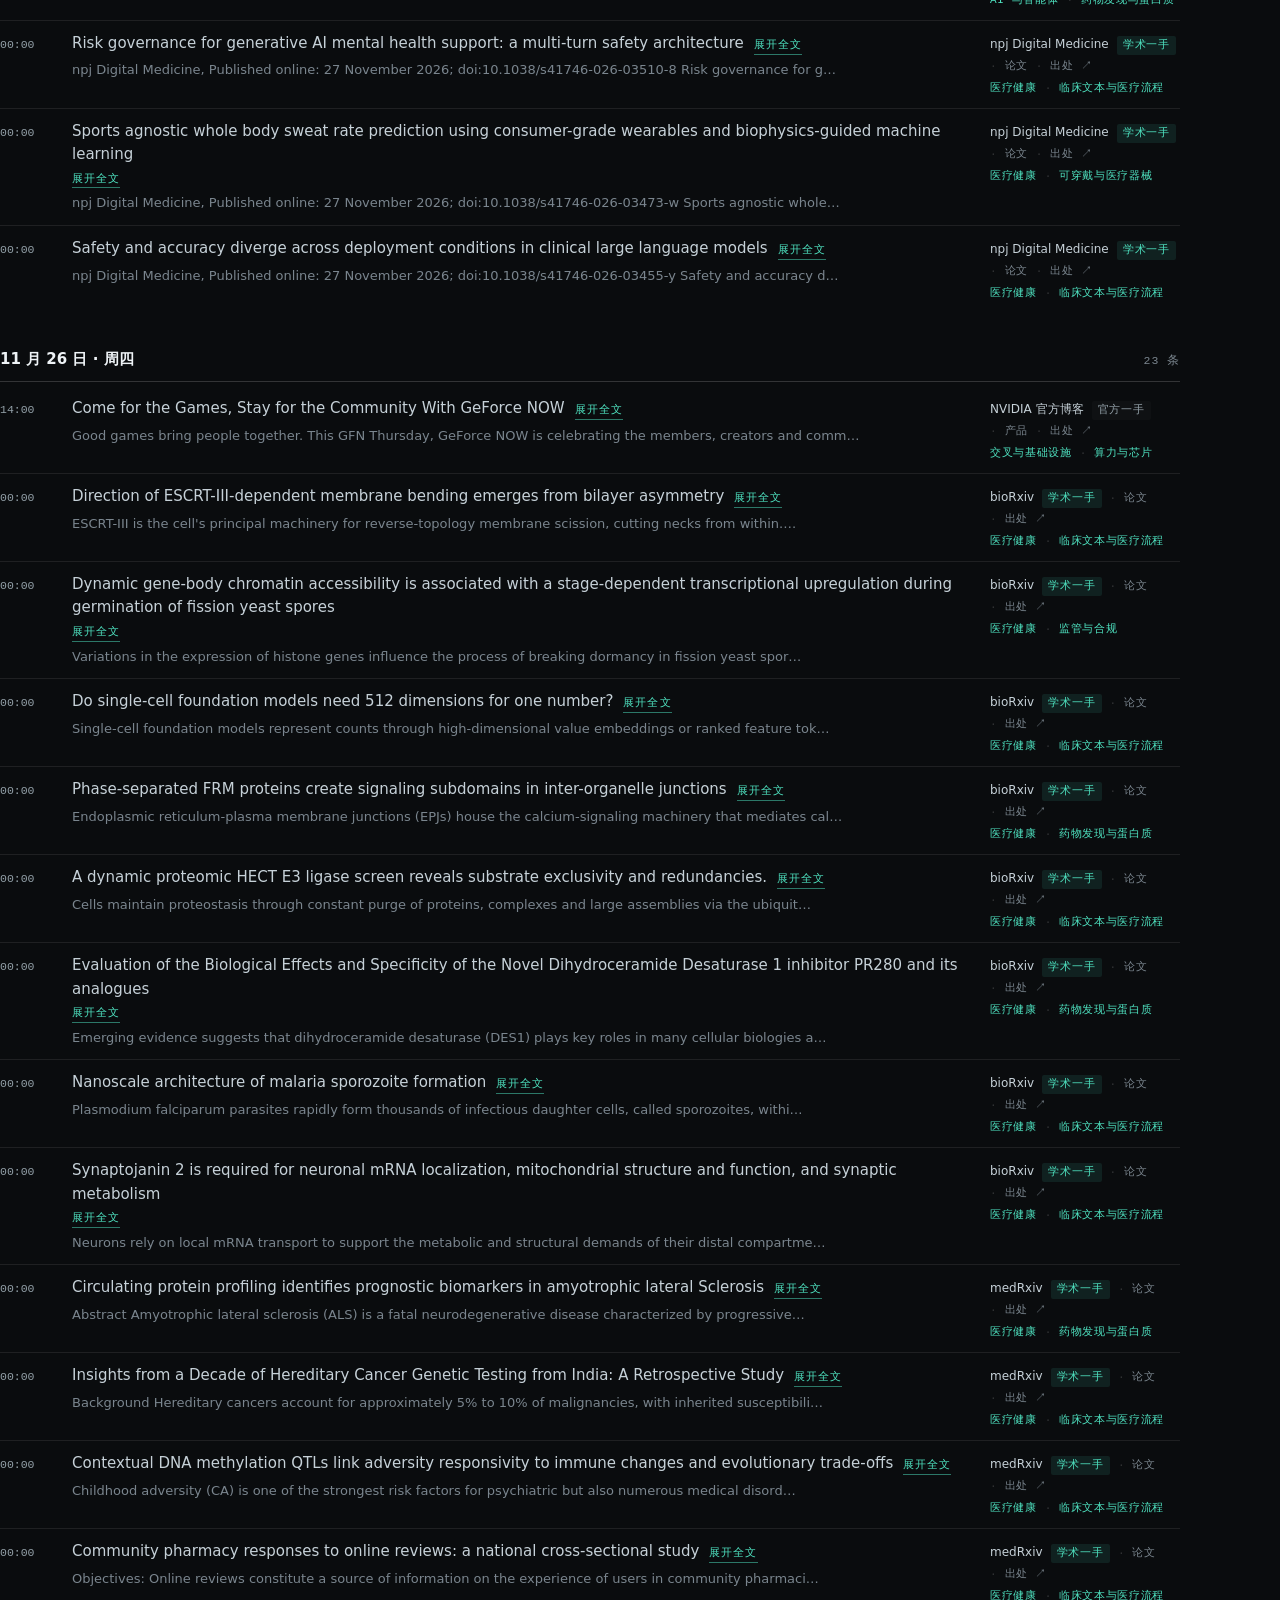
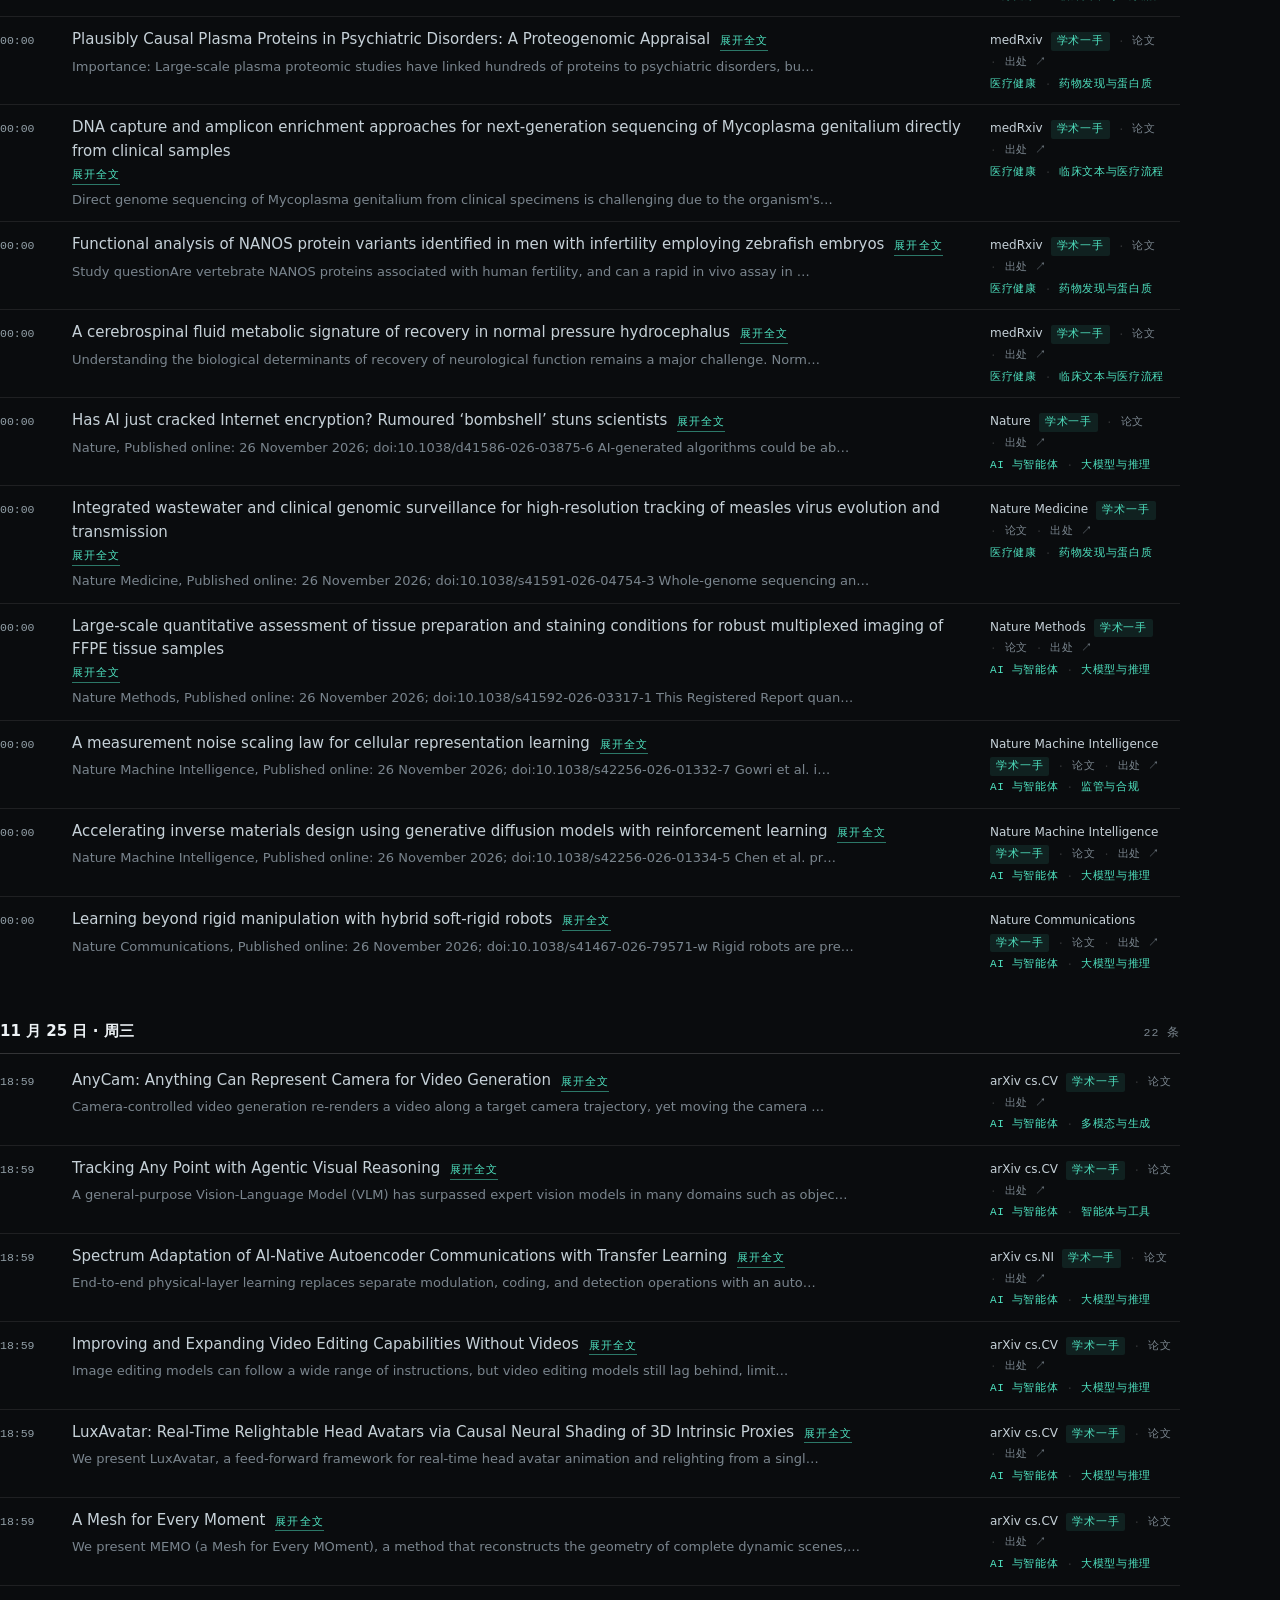
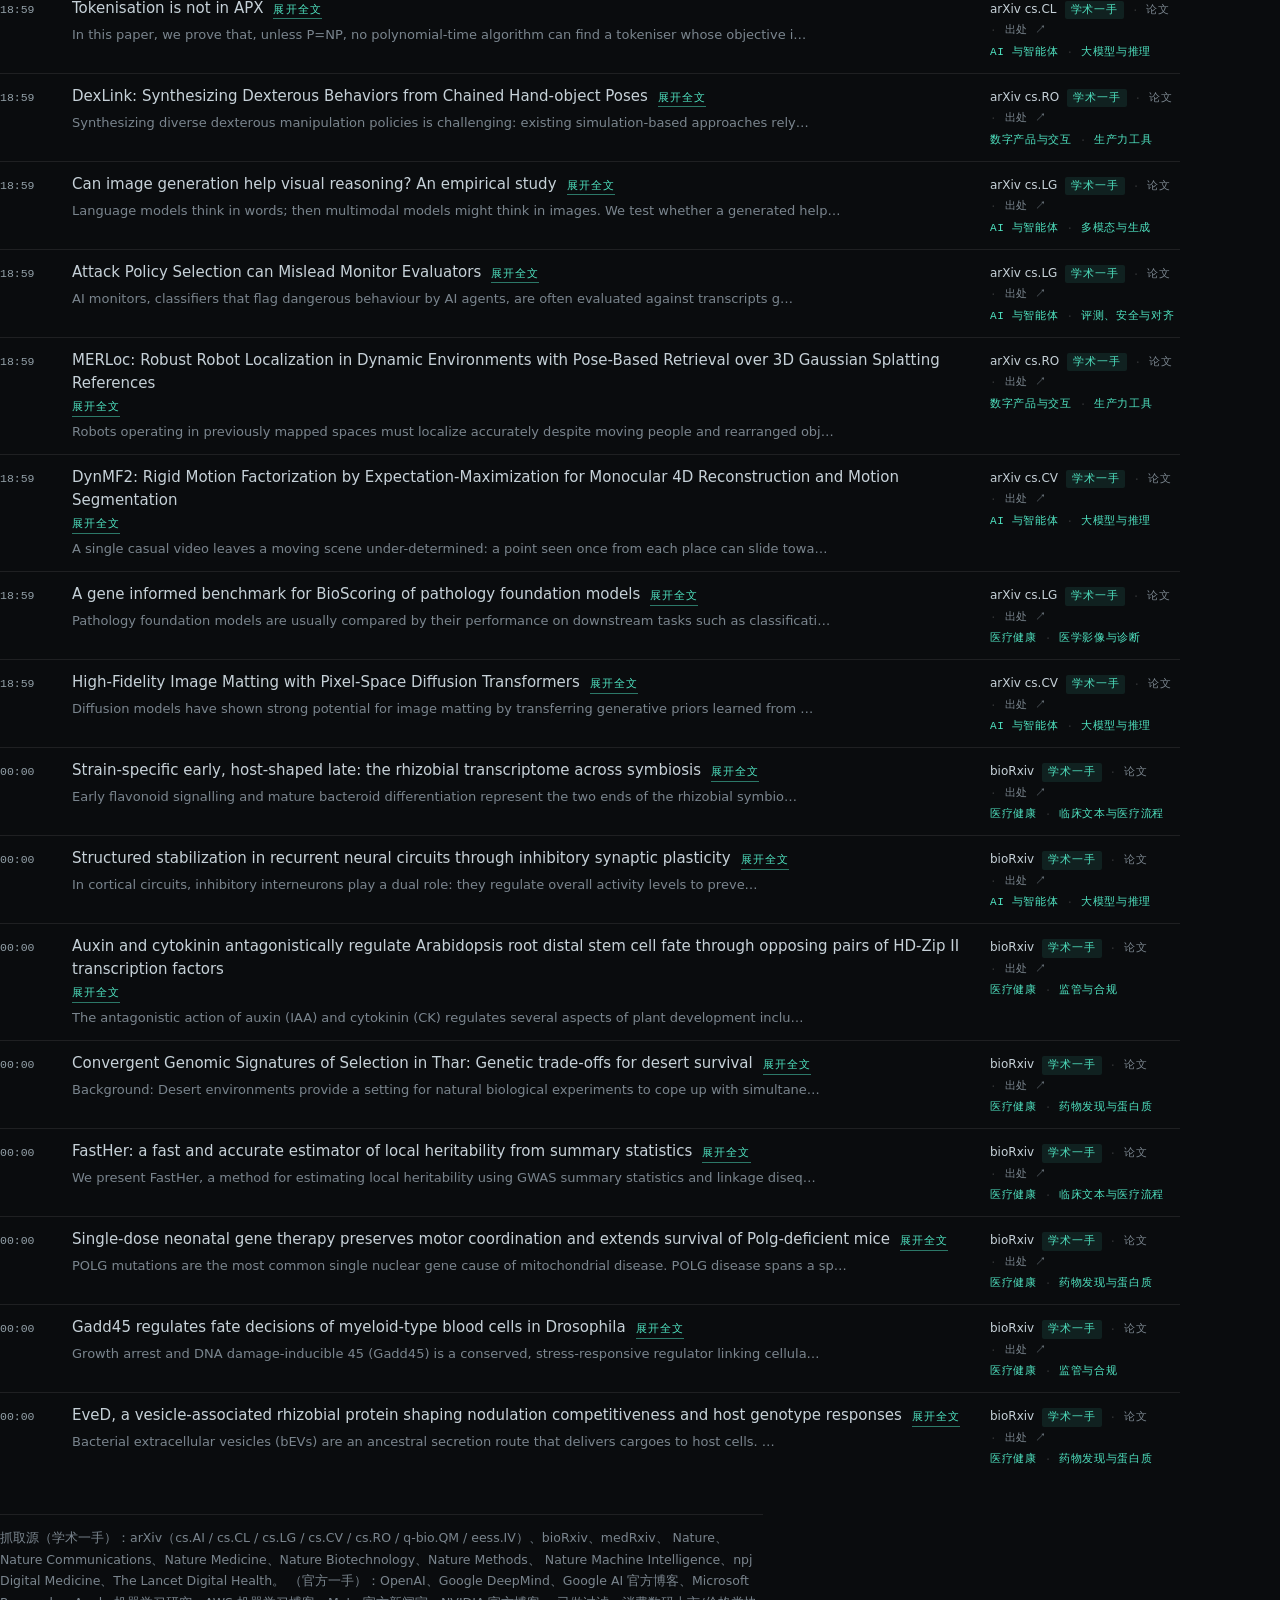
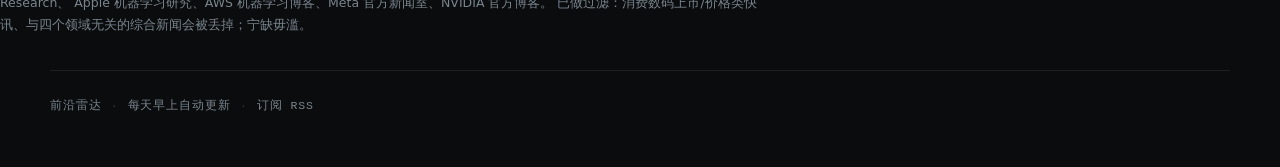
<file: daily.html>
<!DOCTYPE html>
<html lang="zh-CN" data-theme="obsidian">
<head>
<meta charset="UTF-8">
<meta name="viewport" content="width=device-width, initial-scale=1">
<title>每日 · 前沿雷达</title>
<meta name="description" content="每天早上自动抓取的近 7 天前沿线索，只记录原文事实，未经策展。">
<link rel="icon" href="favicon.svg" type="image/svg+xml">
<link rel="alternate" type="application/rss+xml" title="前沿雷达" href="feed.xml">
<link rel="stylesheet" href="assets/style.css">
<script>
  (function () {
    var t = new URLSearchParams(location.search).get("theme");
    if (t) document.documentElement.setAttribute("data-theme", t);
  })();
</script>
</head>
<body>

<header class="site-head">
  <a class="brand" href="index.html">
    <svg class="brand-mark" viewBox="0 0 24 24" fill="none" stroke="currentColor" stroke-width="1.3" stroke-linecap="round" aria-hidden="true">
      <circle cx="12" cy="12" r="9"></circle>
      <circle cx="12" cy="12" r="5"></circle>
      <path d="M12 12 L18.4 5.6" stroke-width="1.7"></path>
      <circle cx="12" cy="12" r="1.3" fill="currentColor" stroke="none"></circle>
    </svg>
    <span class="brand-name">前沿雷达</span>
  </a>
  <nav class="site-nav">
    <a href="index.html">雷达</a>
    <a class="is-current" href="daily.html">每日</a>
    <a href="categories.html">分类</a>
    <a href="map.html">地图</a>
    <a href="about.html">关于</a>
  </nav>
</header>

<main>
  <section class="page-head">
    <h1>每日线索</h1>
    <p class="page-lead">
      每天早上自动抓取，把过去 24 小时里值得扫一眼的东西先摆出来。
      只收<strong>学术一手</strong>（arXiv、bioRxiv、medRxiv、同行评议期刊）与<strong>官方一手</strong>
      （企业自己的研究博客与新闻室）——媒体和自媒体一概不收。
      这里是<strong>未策展的原始线索</strong>：标题、时间、来源和原文摘要都在站内，
      <strong>点标题就地展开读完</strong>，不必点出去。解读留在「雷达」那一页，只给真正值得的条目写。
    </p>
    <p class="hero-meta" data-daily-head>正在读取抓取记录…</p>
  </section>

  <section class="daily daily--full" id="dailyFull" hidden>
    <div class="daily-days"></div>
    <p class="daily-note">
      抓取源（学术一手）：arXiv（cs.AI / cs.CL / cs.LG / cs.CV / cs.RO / q-bio.QM / eess.IV）、bioRxiv、medRxiv、
      Nature、Nature Communications、Nature Medicine、Nature Biotechnology、Nature Methods、
      Nature Machine Intelligence、npj Digital Medicine、The Lancet Digital Health。
      （官方一手）：OpenAI、Google DeepMind、Google AI 官方博客、Microsoft Research、
      Apple 机器学习研究、AWS 机器学习博客、Meta 官方新闻室、NVIDIA 官方博客。
      已做过滤：消费数码上市/价格类快讯、与四个领域无关的综合新闻会被丢掉；宁缺毋滥。
    </p>
  </section>
</main>

<footer class="site-foot">
  <span>前沿雷达</span>
  <span class="foot-dot" aria-hidden="true">·</span>
  <span>每天早上自动更新</span>
  <span class="foot-dot" aria-hidden="true">·</span>
  <a href="feed.xml">订阅 RSS</a>
</footer>

<script src="data/daily.js"></script>
<script src="data/categories.js"></script>
<script src="assets/daily.js"></script>
</body>
</html>
</file>
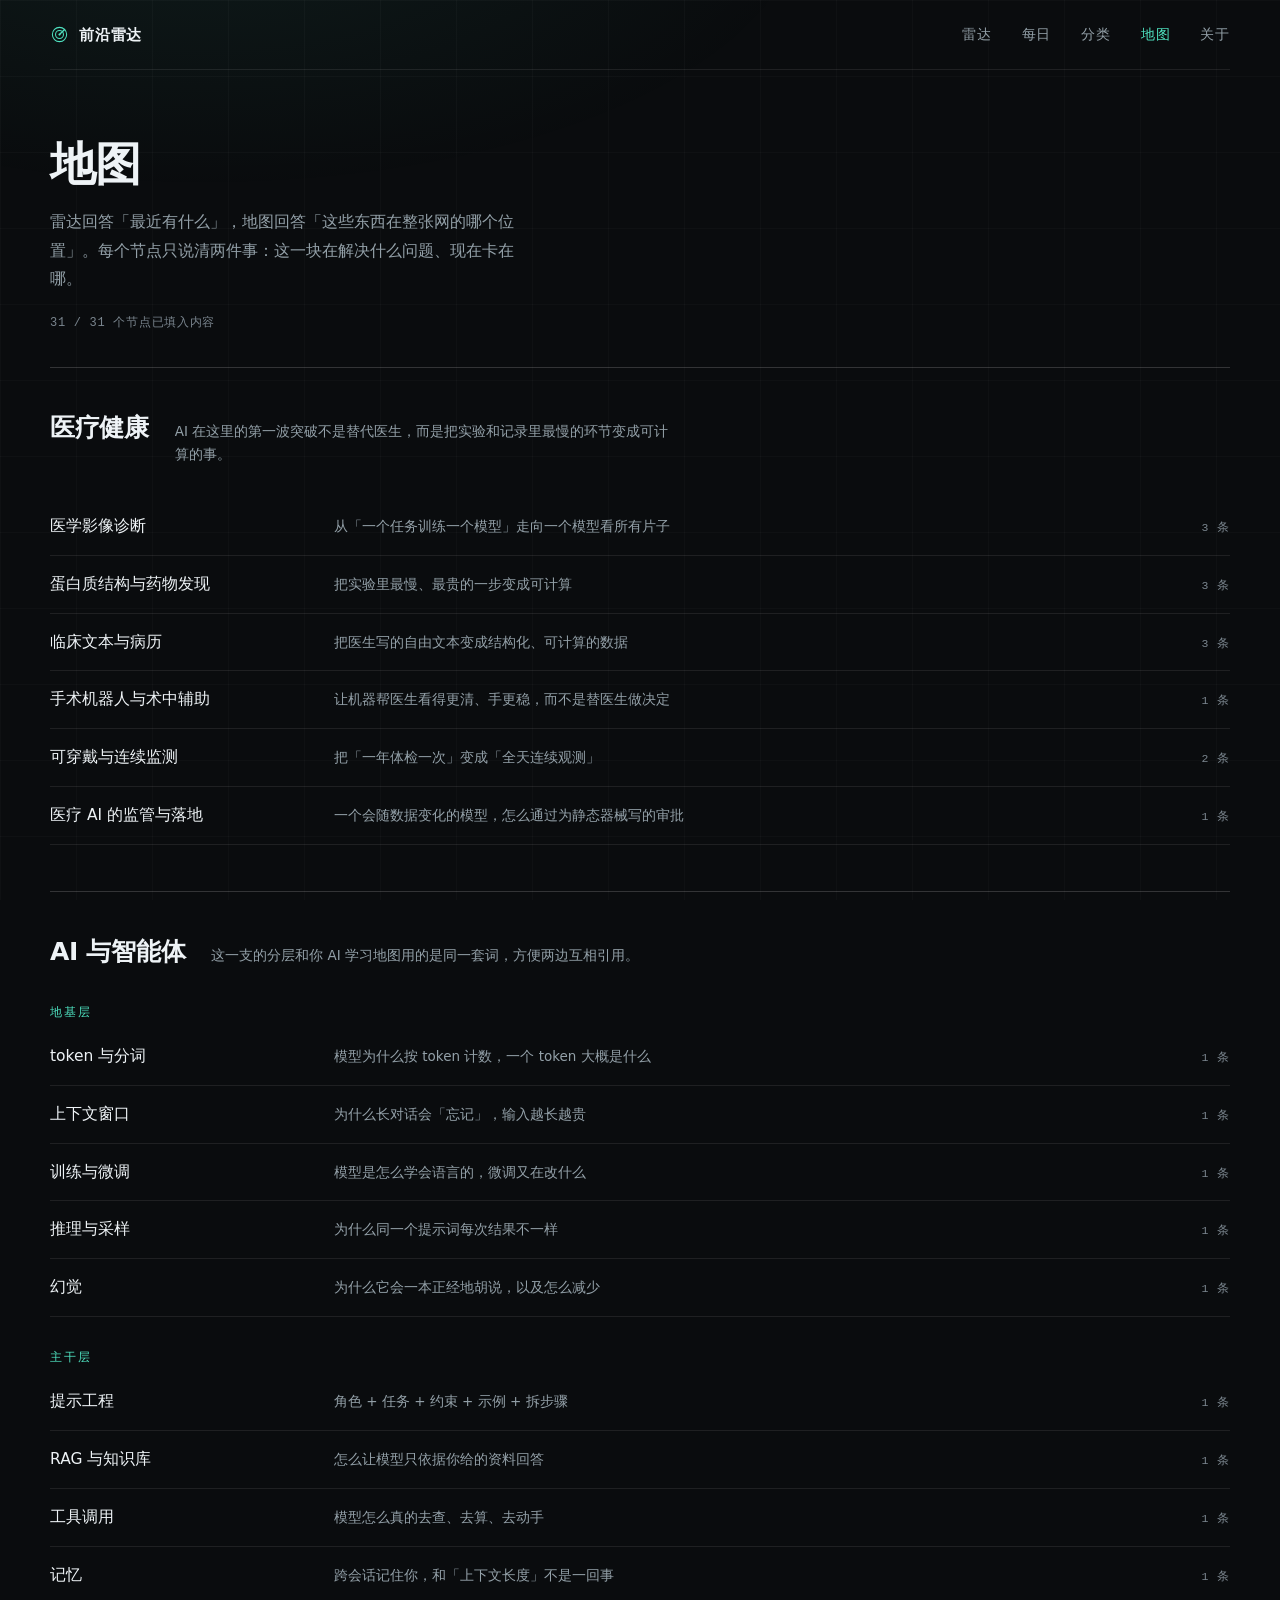
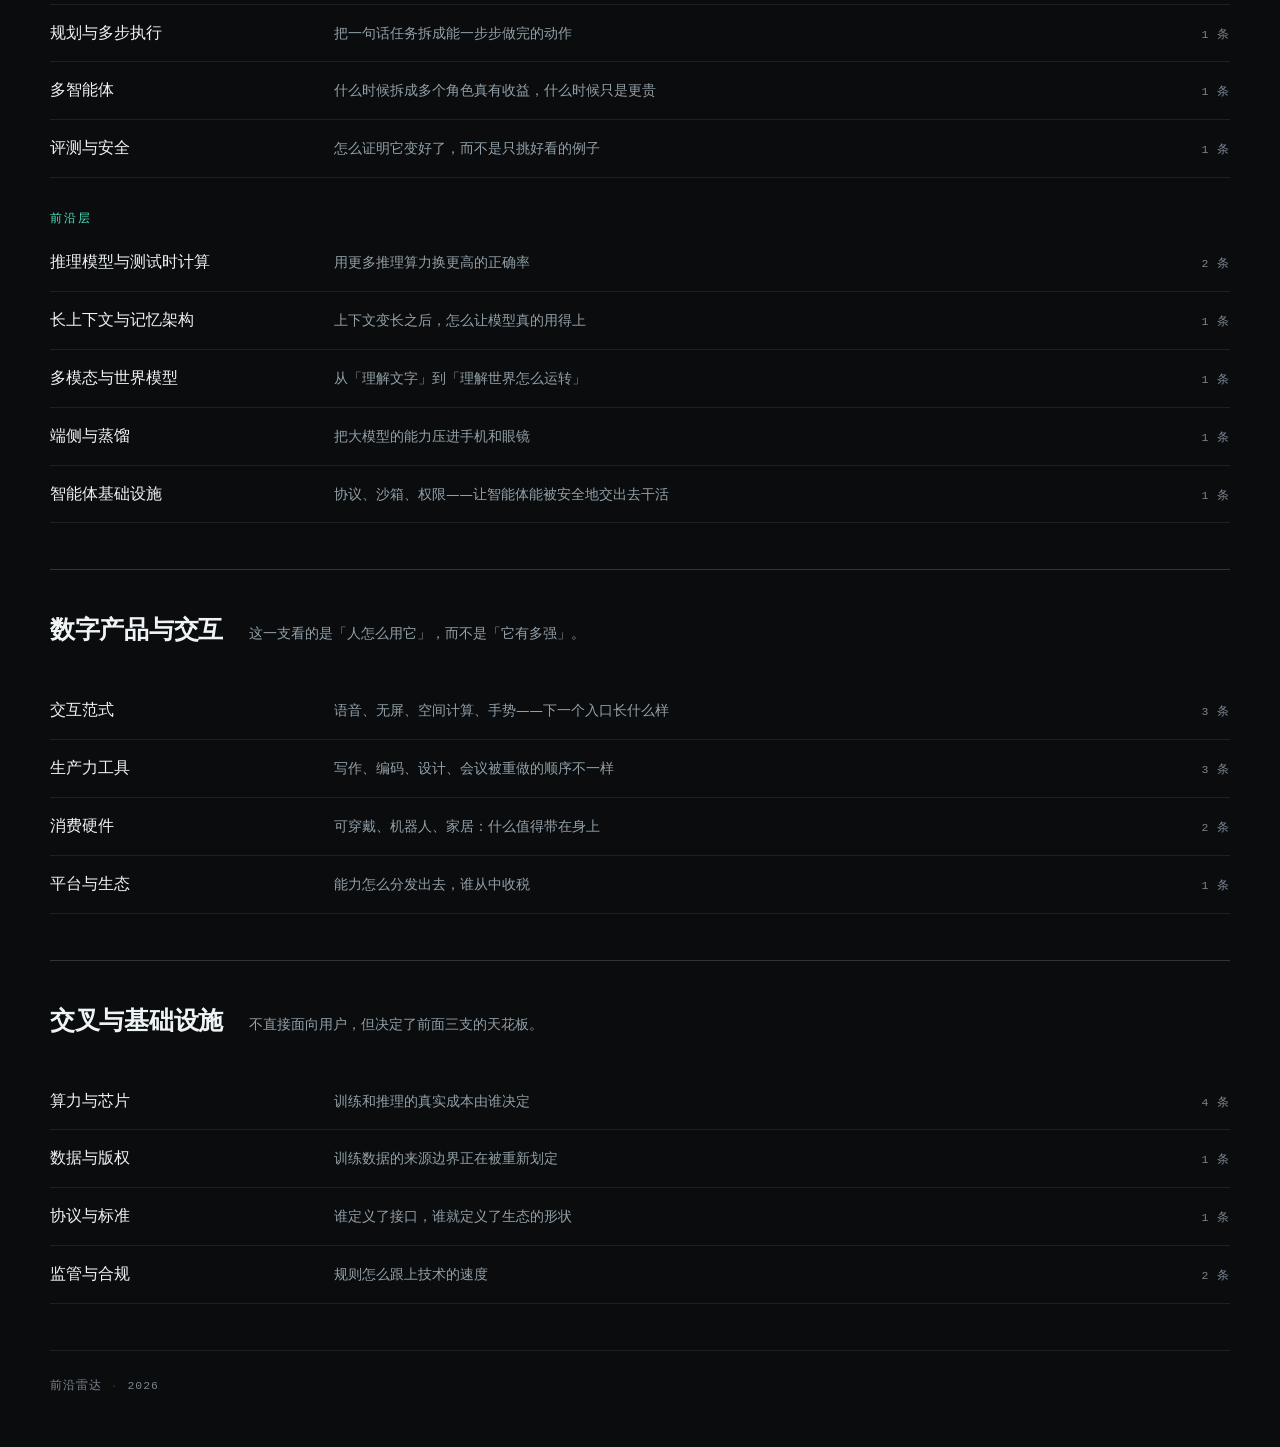
<file: map.html>
<!DOCTYPE html>
<html lang="zh-CN" data-theme="obsidian">
<head>
<meta charset="UTF-8">
<meta name="viewport" content="width=device-width, initial-scale=1">
<title>地图 · 前沿雷达</title>
<meta name="description" content="前沿雷达的领域地图：每个节点回答这个领域在解决什么问题、现在卡在哪。">
<link rel="icon" href="favicon.svg" type="image/svg+xml">
<link rel="alternate" type="application/rss+xml" title="前沿雷达" href="feed.xml">
<link rel="stylesheet" href="assets/style.css">
<script>
  (function () {
    var t = new URLSearchParams(location.search).get("theme");
    if (t) document.documentElement.setAttribute("data-theme", t);
  })();
</script>
</head>
<body>

<header class="site-head">
  <a class="brand" href="index.html">
    <svg class="brand-mark" viewBox="0 0 24 24" fill="none" stroke="currentColor" stroke-width="1.3" stroke-linecap="round" aria-hidden="true">
      <circle cx="12" cy="12" r="9"></circle>
      <circle cx="12" cy="12" r="5"></circle>
      <path d="M12 12 L18.4 5.6" stroke-width="1.7"></path>
      <circle cx="12" cy="12" r="1.3" fill="currentColor" stroke="none"></circle>
    </svg>
    <span class="brand-name">前沿雷达</span>
  </a>
  <nav class="site-nav">
    <a href="index.html">雷达</a>
    <a href="daily.html">每日</a>
    <a href="categories.html">分类</a>
    <a class="is-current" href="map.html">地图</a>
    <a href="about.html">关于</a>
  </nav>
</header>

<main>
  <section class="page-head">
    <h1>地图</h1>
    <p class="page-lead">雷达回答「最近有什么」，地图回答「这些东西在整张网的哪个位置」。每个节点只说清两件事：这一块在解决什么问题、现在卡在哪。</p>
    <p class="hero-meta"><span id="filledNodes">0</span> / <span id="totalNodes">0</span> 个节点已填入内容</p>
  </section>
  <div id="map"></div>
</main>

<footer class="site-foot">
  <span>前沿雷达</span>
  <span class="foot-dot" aria-hidden="true">·</span>
  <span>2026</span>
</footer>

<script src="data/items.js"></script>
<script src="data/map.js"></script>
<script src="assets/map.js"></script>
</body>
</html>
</file>
<file: assets/style.css>
/* 前沿雷达 · 全站样式
   两套视觉方向共用同一份结构，靠 html[data-theme] 切换变量与排版性格。
   obsidian = 深空观测站（默认）  paper = 档案室（索引感） */

:root {
  --font-sans: "Inter", "Segoe UI", "PingFang SC", "Hiragino Sans GB", "Microsoft YaHei", "Noto Sans SC", system-ui, sans-serif;
  --font-mono: ui-monospace, "Cascadia Mono", "JetBrains Mono", Consolas, "Courier New", monospace;
  --font-serif: "Source Han Serif SC", "Songti SC", "SimSun", Georgia, serif;

  --rail: 132px;
  --side: 168px;
  --gap: 44px;
}

html[data-theme="obsidian"] {
  --bg: #0A0C0E;
  --surface: #101418;
  --text: #C6D1D8;
  --text-strong: #EEF3F6;
  /* 对比度校准：正文 12.6:1 · 次要 7.3:1 · 辅助 5.2:1（都过 WCAG AA 4.5:1） */
  --muted: #93A0A8;
  --faint: #7A858E;
  --line: rgba(255, 255, 255, 0.085);
  --line-strong: rgba(255, 255, 255, 0.17);
  --accent: #4FE3C1;
  --accent-soft: rgba(79, 227, 193, 0.5);
  --accent-wash: rgba(79, 227, 193, 0.10);
  --row-hover: rgba(255, 255, 255, 0.022);
  --grid: rgba(255, 255, 255, 0.022);
  --glow: radial-gradient(880px 400px at 16% -10%, rgba(79, 227, 193, 0.07), transparent 70%);
  --title-font: var(--font-sans);
  --title-weight: 600;
  --title-track: -0.012em;
}

html[data-theme="paper"] {
  --bg: #FBFAF8;
  --surface: #FFFFFF;
  --text: #343C42;
  --text-strong: #12171A;
  /* 浅色主题同样校准过：次要 6.5:1 · 辅助 4.9:1 */
  --muted: #525D65;
  --faint: #646E76;
  --line: rgba(18, 23, 26, 0.10);
  --line-strong: rgba(18, 23, 26, 0.22);
  --accent: #1A5E45;
  --accent-soft: rgba(26, 94, 69, 0.55);
  --accent-wash: rgba(26, 94, 69, 0.08);
  --row-hover: rgba(18, 23, 26, 0.022);
  --grid: transparent;
  --glow: none;
  --title-font: var(--font-serif);
  --title-weight: 500;
  --title-track: 0;
}

*,
*::before,
*::after { box-sizing: border-box; }

html { -webkit-font-smoothing: antialiased; -moz-osx-font-smoothing: grayscale; }

body {
  margin: 0;
  background: var(--bg);
  color: var(--text);
  font-family: var(--font-sans);
  font-size: 15px;
  line-height: 1.6;
  position: relative;
}

body::before {
  content: "";
  position: fixed;
  inset: 0;
  z-index: 0;
  pointer-events: none;
  background-image:
    linear-gradient(var(--grid) 1px, transparent 1px),
    linear-gradient(90deg, var(--grid) 1px, transparent 1px),
    var(--glow);
  background-size: 76px 76px, 76px 76px, 100% 100%;
}

.site-head,
main > *,
.site-foot {
  width: min(1180px, 100% - 64px);
  margin-inline: auto;
  position: relative;
  z-index: 1;
}

a { color: inherit; text-decoration: none; }

:focus-visible {
  outline: 2px solid var(--accent);
  outline-offset: 3px;
  border-radius: 2px;
}

::selection { background: var(--accent-wash); }

/* ---------- 页头 ---------- */

.site-head {
  display: flex;
  align-items: center;
  justify-content: space-between;
  height: 70px;
  border-bottom: 1px solid var(--line);
}

.brand { display: flex; align-items: center; gap: 10px; }

.brand-mark {
  width: 19px;
  height: 19px;
  color: var(--accent);
  flex: none;
}

.brand-name {
  font-size: 15px;
  font-weight: 600;
  color: var(--text-strong);
  letter-spacing: 0.05em;
}

.site-nav { display: flex; gap: 30px; }

.site-nav a {
  font-size: 13.5px;
  color: var(--muted);
  letter-spacing: 0.06em;
  transition: color 0.16s ease;
}

.site-nav a:hover { color: var(--text-strong); }
.site-nav a.is-current { color: var(--accent); }

/* ---------- 首屏 ---------- */

.hero { padding: 56px 0 30px; }

.hero h1 {
  margin: 0;
  font-family: var(--title-font);
  font-weight: var(--title-weight);
  font-size: clamp(31px, 4.4vw, 50px);
  line-height: 1.12;
  letter-spacing: var(--title-track);
  color: var(--text-strong);
  max-width: 22ch;
}

.hero-lead {
  margin: 16px 0 0;
  font-size: 16px;
  line-height: 1.7;
  color: var(--muted);
  max-width: 46ch;
}

.hero-meta {
  margin: 20px 0 0;
  font-family: var(--font-mono);
  font-size: 12px;
  color: var(--faint);
  letter-spacing: 0.06em;
  font-variant-numeric: tabular-nums;
}

/* ---------- 筛选 ---------- */

.filters {
  border-top: 1px solid var(--line);
  border-bottom: 1px solid var(--line);
  padding: 14px 0 16px;
  display: flex;
  flex-direction: column;
  gap: 10px;
  /* 长列表里不用滚回顶部改筛选 */
  position: sticky;
  top: 0;
  z-index: 30;
  background: var(--bg);
  box-shadow: 0 10px 18px -16px rgba(0, 0, 0, 0.75);
}

.filter-row {
  display: flex;
  align-items: center;
  gap: 18px;
  flex-wrap: wrap;
}

.filter-label {
  font-family: var(--font-mono);
  font-size: 11px;
  letter-spacing: 0.14em;
  color: var(--faint);
  flex: none;
}

.chips { display: flex; gap: 4px; flex-wrap: wrap; }

.chip {
  appearance: none;
  background: none;
  border: 0;
  padding: 6px 12px;
  min-height: 32px;
  border-radius: 2px;
  font-family: var(--font-sans);
  font-size: 13px;
  color: var(--muted);
  cursor: pointer;
  transition: color 0.16s ease, background-color 0.16s ease;
}

.chip:hover { color: var(--text-strong); }

.chip.is-active {
  color: var(--accent);
  background: var(--accent-wash);
}

.filter-divider {
  width: 1px;
  height: 16px;
  background: var(--line-strong);
  flex: none;
}

.result-count {
  margin-left: auto;
  font-family: var(--font-mono);
  font-size: 11.5px;
  color: var(--faint);
  letter-spacing: 0.08em;
}

.search {
  margin-left: auto;
  display: flex;
  align-items: center;
  gap: 9px;
  width: 232px;
  padding-bottom: 6px;
  border-bottom: 1px solid var(--line-strong);
  color: var(--faint);
  transition: border-color 0.16s ease, color 0.16s ease;
}

.search svg { width: 14px; height: 14px; flex: none; }

.search input {
  width: 100%;
  background: none;
  border: 0;
  outline: none;
  font-family: var(--font-mono);
  font-size: 12px;
  color: var(--text-strong);
  letter-spacing: 0.03em;
}

.search input::placeholder { color: var(--faint); }

.search:focus-within { border-color: var(--accent); color: var(--accent); }

/* ---------- 内容流 ---------- */

.row {
  display: grid;
  grid-template-columns: var(--rail) minmax(0, 1fr) var(--side);
  gap: 0 36px;
  padding: 22px 16px;
  margin-inline: -16px;
  border-bottom: 1px solid var(--line);
  transition: background-color 0.16s ease;
  position: relative;
}

.row:last-child { border-bottom: 0; }
.row:hover { background: var(--row-hover); }
.row:hover .row-title { color: var(--accent); }

/* 悬停时左侧一条极细的强调线：告诉人「这一整行都能点」 */
.row::before {
  content: "";
  position: absolute;
  left: 0;
  top: 10px;
  bottom: 10px;
  width: 2px;
  background: var(--accent);
  opacity: 0;
  transition: opacity 0.16s ease;
}

.row:hover::before { opacity: 0.5; }

.row-rail {
  display: flex;
  flex-direction: column;
  gap: 7px;
  font-family: var(--font-mono);
  letter-spacing: 0.07em;
  font-variant-numeric: tabular-nums;
}

.row-index { font-size: 11px; color: var(--faint); }
.row-date { font-size: 12px; color: var(--muted); }
.row-type { font-size: 11px; color: var(--accent); letter-spacing: 0.12em; }

.row-body { min-width: 0; }

.row-title {
  margin: 0;
  font-family: var(--title-font);
  font-weight: var(--title-weight);
  font-size: 19.5px;
  line-height: 1.36;
  letter-spacing: -0.008em;
  color: var(--text-strong);
  transition: color 0.16s ease;
}

.row-orig {
  margin: 6px 0 0;
  font-family: var(--font-mono);
  font-size: 12.5px;
  line-height: 1.45;
  color: var(--faint);
}

.row-what {
  margin: 11px 0 0;
  font-size: 14.5px;
  line-height: 1.7;
  color: var(--text);
  max-width: 62ch;
}

.row-why {
  margin-top: 13px;
  padding-left: 14px;
  border-left: 2px solid var(--accent-soft);
}

.why-label {
  display: block;
  font-family: var(--font-mono);
  font-size: 11.5px;
  letter-spacing: 0.14em;
  color: var(--accent);
  margin-bottom: 5px;
}

.why-text {
  margin: 0;
  font-size: 14px;
  line-height: 1.72;
  color: var(--text);
  max-width: 60ch;
}

.row-tags {
  display: flex;
  flex-wrap: wrap;
  gap: 11px;
  list-style: none;
  margin: 12px 0 0;
  padding: 0;
}

.tag {
  font-family: var(--font-mono);
  font-size: 11.5px;
  color: var(--faint);
  letter-spacing: 0.02em;
}

.row-side {
  display: flex;
  flex-direction: column;
  align-items: flex-end;
  text-align: right;
  gap: 7px;
}

.side-domain { font-size: 13px; color: var(--text); }
.side-org {
  font-family: var(--font-mono);
  font-size: 11.5px;
  line-height: 1.55;
  color: var(--faint);
  font-variant-numeric: tabular-nums;
}

.side-foot {
  margin-top: auto;
  display: flex;
  align-items: center;
  gap: 13px;
}

.side-layer {
  position: relative;
  padding-left: 11px;
  font-family: var(--font-mono);
  font-size: 11.5px;
  letter-spacing: 0.1em;
  color: var(--accent);
}

.side-layer::before {
  content: "";
  position: absolute;
  left: 0;
  top: 50%;
  width: 4px;
  height: 4px;
  border-radius: 50%;
  background: currentColor;
  transform: translateY(-50%);
}

.side-link {
  display: grid;
  place-items: center;
  width: 24px;
  height: 24px;
  border: 1px solid var(--line-strong);
  border-radius: 50%;
  color: var(--faint);
  transition: color 0.16s ease, border-color 0.16s ease;
}

.side-link svg { width: 12px; height: 12px; }
.side-link:hover { color: var(--accent); border-color: var(--accent-soft); }

.empty { padding: 78px 0; text-align: center; border-bottom: 1px solid var(--line); }
.empty-title { margin: 0 0 8px; font-size: 16px; color: var(--text-strong); }
.empty-hint { margin: 0; font-size: 13.5px; color: var(--faint); }

/* ---------- 地图页 ---------- */

.page-head { padding: 68px 0 34px; }

.page-head h1 {
  margin: 0;
  font-family: var(--title-font);
  font-weight: var(--title-weight);
  font-size: clamp(32px, 4.2vw, 46px);
  line-height: 1.14;
  letter-spacing: var(--title-track);
  color: var(--text-strong);
}

.page-lead {
  margin: 18px 0 0;
  font-size: 16px;
  line-height: 1.78;
  color: var(--muted);
  max-width: 46ch;
}

.domain { border-top: 1px solid var(--line-strong); padding: 40px 0 46px; }

.domain-head { display: flex; align-items: baseline; gap: 26px; flex-wrap: wrap; }

.domain-head h2 {
  margin: 0;
  font-family: var(--title-font);
  font-weight: var(--title-weight);
  font-size: 25px;
  letter-spacing: var(--title-track);
  color: var(--text-strong);
  flex: none;
}

.domain-note {
  margin: 0;
  font-size: 13.5px;
  line-height: 1.7;
  color: var(--muted);
  max-width: 58ch;
}

.group { margin-top: 32px; }

.group-label {
  margin: 0 0 6px;
  font-family: var(--font-mono);
  font-size: 11.5px;
  font-weight: 500;
  letter-spacing: 0.18em;
  color: var(--accent);
}

.node { border-bottom: 1px solid var(--line); }

.node > summary {
  display: grid;
  grid-template-columns: 248px minmax(0, 1fr) 62px;
  gap: 0 36px;
  align-items: baseline;
  padding: 16px 16px;
  margin-inline: -16px;
  cursor: pointer;
  list-style: none;
  transition: background-color 0.16s ease;
}

.node > summary::-webkit-details-marker { display: none; }
.node > summary:hover { background: var(--row-hover); }

.node-label { font-size: 15.5px; color: var(--text-strong); }
.node-problem { font-size: 13.5px; line-height: 1.6; color: var(--muted); }

.node-count {
  text-align: right;
  font-family: var(--font-mono);
  font-size: 11.5px;
  letter-spacing: 0.08em;
  color: var(--faint);
}

.node[open] > summary .node-label { color: var(--accent); }

.node-items {
  list-style: none;
  margin: 0 0 20px;
  padding: 0 16px 0 calc(248px + 36px + 16px);
}

.node-items li {
  display: flex;
  align-items: baseline;
  gap: 16px;
  padding: 9px 0;
  flex-wrap: wrap;
}

.node-items a {
  font-size: 14.5px;
  color: var(--text);
  border-bottom: 1px solid transparent;
  transition: color 0.16s ease, border-color 0.16s ease;
}

.node-items a:hover { color: var(--accent); border-color: var(--accent-soft); }

.ni-meta {
  font-family: var(--font-mono);
  font-size: 11.5px;
  color: var(--faint);
  letter-spacing: 0.06em;
}

.node--empty { opacity: 0.55; }
.node--empty .node-count { color: var(--faint); }
.node--empty > div {
  display: grid;
  grid-template-columns: 248px minmax(0, 1fr) 62px;
  gap: 0 36px;
  align-items: baseline;
  padding: 15px 16px;
  margin-inline: -16px;
}

/* ---------- 关于 / 页脚 ---------- */

.about { border-top: 1px solid var(--line-strong); padding: 52px 0 70px; }

.about h2 {
  margin: 0 0 20px;
  font-family: var(--font-mono);
  font-size: 11px;
  font-weight: 500;
  letter-spacing: 0.18em;
  color: var(--faint);
}

.about p {
  margin: 0 0 14px;
  font-size: 14.5px;
  line-height: 1.82;
  color: var(--muted);
  max-width: 62ch;
}

.about-note { font-family: var(--font-mono); font-size: 11.5px; color: var(--faint); }

.site-foot {
  display: flex;
  gap: 9px;
  padding: 26px 0 52px;
  border-top: 1px solid var(--line);
  font-family: var(--font-mono);
  font-size: 11.5px;
  color: var(--faint);
  letter-spacing: 0.08em;
}

.foot-dot { color: var(--line-strong); }

/* ---------- 窄屏 ---------- */

@media (max-width: 940px) {
  .site-head,
  main > *,
  .site-foot { width: min(1180px, 100% - 40px); }

  .hero { padding: 46px 0 28px; }
  .page-head { padding: 46px 0 26px; }

  .filter-row { gap: 14px; }

  .search {
    margin-left: 0;
    width: 100%;
    order: 9;
    margin-top: 4px;
  }

  .result-count { margin-left: auto; }

  .row {
    grid-template-columns: minmax(0, 1fr);
    padding: 24px 0;
    margin-inline: 0;
  }

  .row-rail { flex-direction: row; align-items: baseline; gap: 14px; margin-bottom: 14px; }

  .row-side {
    align-items: flex-start;
    text-align: left;
    flex-direction: row;
    flex-wrap: wrap;
    gap: 8px 18px;
    margin-top: 22px;
  }

  .side-foot { margin-top: 0; margin-left: auto; }

  .node > summary,
  .node--empty > div {
    grid-template-columns: minmax(0, 1fr);
    gap: 6px;
    padding: 16px 0;
    margin-inline: 0;
  }

  .node-count { text-align: left; }
  .node-items { padding: 0 0 16px; }
}

@media (prefers-reduced-motion: reduce) {
  * { transition: none !important; animation: none !important; }
}

/* ---------- 详情面板 ---------- */

body.panel-open { overflow: hidden; }

.panel {
  position: fixed;
  inset: 0;
  z-index: 40;
  pointer-events: none;
}

.panel.is-open { pointer-events: auto; }

.panel-scrim {
  position: absolute;
  inset: 0;
  background: rgba(3, 5, 7, 0.66);
  opacity: 0;
  transition: opacity 0.22s ease;
}

.panel.is-open .panel-scrim { opacity: 1; }

.panel-sheet {
  position: absolute;
  top: 0;
  right: 0;
  height: 100%;
  width: min(566px, 100%);
  background: var(--surface);
  border-left: 1px solid var(--line-strong);
  transform: translateX(101%);
  transition: transform 0.26s cubic-bezier(0.22, 0.61, 0.36, 1);
  display: flex;
  flex-direction: column;
  box-shadow: -30px 0 60px rgba(0, 0, 0, 0.35);
}

.panel.is-open .panel-sheet { transform: translateX(0); }

.panel-close {
  position: absolute;
  top: 16px;
  right: 18px;
  width: 36px;
  height: 36px;
  display: grid;
  place-items: center;
  /* 实心底色：长内容滚到按钮下面时不会糊在一起 */
  background: var(--surface);
  border: 1px solid var(--line-strong);
  border-radius: 50%;
  color: var(--muted);
  cursor: pointer;
  z-index: 2;
  transition: color 0.16s ease, border-color 0.16s ease;
}

.panel-close:hover { color: var(--text-strong); border-color: var(--accent-soft); }
.panel-close svg { width: 15px; height: 15px; }

.panel-body {
  overflow-y: auto;
  padding: 30px 30px 56px;
  scrollbar-width: thin;
  scrollbar-color: var(--line-strong) transparent;
}

.panel-body::-webkit-scrollbar { width: 8px; }
.panel-body::-webkit-scrollbar-thumb {
  background: var(--line-strong);
  border-radius: 999px;
}

.panel-body::-webkit-scrollbar-track { background: transparent; }


.panel-head { padding-right: 46px; }

.panel-kicker {
  margin: 0 0 13px;
  font-family: var(--font-mono);
  font-size: 11px;
  letter-spacing: 0.16em;
  color: var(--accent);
}

.panel-title {
  margin: 0 0 11px;
  font-family: var(--title-font);
  font-weight: var(--title-weight);
  font-size: 25px;
  line-height: 1.28;
  letter-spacing: var(--title-track);
  color: var(--text-strong);
}

.panel-orig {
  margin: 0;
  font-family: var(--font-mono);
  font-size: 11.5px;
  line-height: 1.62;
  color: var(--faint);
}

.panel-meta {
  display: grid;
  grid-template-columns: repeat(2, minmax(0, 1fr));
  gap: 14px 20px;
  margin: 26px 0 28px;
  padding: 16px 18px;
  border: 1px solid var(--line);
  border-radius: 6px;
  background: var(--row-hover);
}

.pm-item { display: flex; flex-direction: column; gap: 5px; min-width: 0; }

.pm-label {
  font-family: var(--font-mono);
  font-size: 11px;
  letter-spacing: 0.14em;
  color: var(--faint);
}

.pm-value { font-size: 13px; color: var(--text); word-break: break-word; }

.panel-block { margin: 0 0 26px; }

.panel-block-title {
  margin: 0 0 9px;
  font-family: var(--font-mono);
  font-size: 11.5px;
  font-weight: 500;
  letter-spacing: 0.16em;
  color: var(--faint);
}

.panel-block p {
  margin: 0;
  font-size: 14.5px;
  line-height: 1.86;
  color: var(--text);
}

.panel-block--why {
  padding: 16px 18px;
  border-left: 2px solid var(--accent-soft);
  background: var(--accent-wash);
  border-radius: 0 6px 6px 0;
}

.panel-block--why p { color: var(--text-strong); }

.panel-tags {
  list-style: none;
  display: flex;
  flex-wrap: wrap;
  gap: 8px;
  margin: 0;
  padding: 0;
}

.panel-related {
  list-style: none;
  margin: 0;
  padding: 0;
  display: flex;
  flex-direction: column;
  gap: 8px;
}

.panel-related-btn {
  width: 100%;
  text-align: left;
  background: transparent;
  border: 1px solid var(--line);
  border-radius: 6px;
  padding: 11px 13px;
  cursor: pointer;
  display: flex;
  flex-direction: column;
  gap: 5px;
  color: var(--text);
  font: inherit;
  transition: border-color 0.16s ease, background 0.16s ease, color 0.16s ease;
}

.panel-related-btn:hover {
  border-color: var(--accent-soft);
  background: var(--row-hover);
  color: var(--text-strong);
}

.pr-title { font-size: 14px; line-height: 1.5; }
.pr-meta { font-family: var(--font-mono); font-size: 11px; letter-spacing: 0.08em; color: var(--faint); }

.panel-actions { margin: 28px 0 14px; }

.btn-original {
  display: inline-flex;
  align-items: center;
  gap: 9px;
  padding: 11px 20px;
  border: 1px solid var(--accent-soft);
  border-radius: 6px;
  color: var(--accent);
  font-size: 13.5px;
  letter-spacing: 0.04em;
  transition: background 0.16s ease;
}

.btn-original:hover { background: var(--accent-wash); }
.btn-original::after { content: "↗"; font-size: 12px; }

.panel-note {
  margin: 20px 0 0;
  font-family: var(--font-mono);
  font-size: 11.5px;
  line-height: 1.72;
  color: var(--faint);
}

/* ---------- 列表行：可点开 + 本周新增 ---------- */

.row { cursor: pointer; }

.row-open {
  display: block;
  width: 100%;
  text-align: left;
  background: none;
  border: 0;
  padding: 0;
  font: inherit;
  color: inherit;
  cursor: pointer;
}

.row-title-wrap { display: flex; align-items: baseline; gap: 10px; flex-wrap: wrap; }

.badge-new {
  font-family: var(--font-mono);
  font-size: 11px;
  letter-spacing: 0.1em;
  color: var(--accent);
  border: 1px solid var(--accent-soft);
  background: var(--accent-wash);
  border-radius: 999px;
  padding: 2px 8px;
  white-space: nowrap;
}

.row--new .row-index { color: var(--accent); }
.hero-sep { color: var(--line-strong); margin: 0 4px; }

/* ---------- 地图页条目：标题 + 原文 ---------- */

.ni-ext {
  color: var(--faint);
  display: inline-flex;
  align-items: center;
  transition: color 0.16s ease;
}

.ni-ext svg { width: 12px; height: 12px; }
.ni-ext:hover { color: var(--accent); }

/* ---------- 关于页 ---------- */

.about--page { border-top: 0; padding: 8px 0 84px; }
.about--page h2 { margin: 44px 0 18px; }
.about--page h2:first-of-type { margin-top: 0; }
.about-strong { color: var(--text-strong); }

.about-list {
  margin: 0 0 16px;
  padding-left: 20px;
  max-width: 62ch;
}

.about-list li {
  margin-bottom: 12px;
  font-size: 14.5px;
  line-height: 1.82;
  color: var(--muted);
}

.about-list strong { color: var(--text-strong); font-weight: 600; }

.about code {
  font-family: var(--font-mono);
  font-size: 12.5px;
  padding: 2px 5px;
  border: 1px solid var(--line);
  border-radius: 4px;
}

@media (max-width: 940px) {
  .panel-sheet { width: 100%; border-left: 0; }
  .panel-body { padding: 26px 20px 64px; }
  .panel-meta { grid-template-columns: minmax(0, 1fr); }
  .panel-title { font-size: 21px; }
  .row-title-wrap { gap: 8px; }
}

/* ---------- 每日自动收录 ---------- */

.daily {
  margin: 0 0 34px;
  padding: 18px 22px 14px;
  border: 1px solid var(--line);
  border-radius: 8px;
  background: linear-gradient(180deg, var(--accent-wash), transparent 62%);
}

.daily--full {
  border: 0;
  background: none;
  padding: 0;
}

.daily-head {
  display: flex;
  align-items: flex-start;
  justify-content: space-between;
  gap: 20px;
  flex-wrap: wrap;
  margin-bottom: 6px;
}

.daily-title-h {
  margin: 0 0 6px;
  font-family: var(--title-font);
  font-weight: var(--title-weight);
  font-size: 19px;
  letter-spacing: var(--title-track);
  color: var(--text-strong);
}

.daily-sub {
  margin: 0;
  font-family: var(--font-mono);
  font-size: 11.5px;
  letter-spacing: 0.06em;
  color: var(--faint);
  font-variant-numeric: tabular-nums;
}

.daily-more {
  font-size: 13px;
  color: var(--accent);
  white-space: nowrap;
  border-bottom: 1px solid transparent;
  transition: border-color 0.16s ease;
}

.daily-more:hover { border-color: var(--accent-soft); }

.daily-list {
  list-style: none;
  margin: 0;
  padding: 0;
}

.daily-row {
  display: grid;
  grid-template-columns: 52px minmax(0, 1fr) 190px;
  gap: 0 20px;
  padding: 11px 0;
  border-top: 1px solid var(--line);
  align-items: baseline;
}

.daily-row:first-child { border-top: 0; }

.daily-time {
  font-family: var(--font-mono);
  font-size: 11.5px;
  color: var(--muted);
  font-variant-numeric: tabular-nums;
}

.daily-body { min-width: 0; }

.daily-title {
  display: block;
  font-size: 15px;
  line-height: 1.55;
  color: var(--text);
  transition: color 0.16s ease;
}

.daily-title:hover { color: var(--accent); }

.daily-summary {
  margin: 5px 0 0;
  font-size: 13px;
  line-height: 1.6;
  color: var(--faint);
  display: -webkit-box;
  -webkit-line-clamp: 2;
  -webkit-box-orient: vertical;
  overflow: hidden;
}

.daily-meta {
  display: flex;
  flex-direction: column;
  align-items: flex-start;
  gap: 3px;
  text-align: left;
}

.daily-meta-line {
  display: flex;
  flex-wrap: wrap;
  gap: 3px 8px;
  align-items: baseline;
}

/* 项目之间用一个小点分隔，读起来不会糊在一起（纯装饰，不计入对比度要求） */
.daily-meta-line > * + *::before {
  content: "· ";
  color: var(--line-strong);
}

.daily-source {
  font-size: 12px;
  color: var(--text);
}

.daily-kind,
.daily-domain,
.daily-score {
  font-family: var(--font-mono);
  font-size: 11px;
  letter-spacing: 0.06em;
  color: var(--faint);
}

.daily-domain { color: var(--accent); }

.daily-empty {
  display: flex;
  flex-direction: column;
  gap: 6px;
  padding: 16px 0 18px;
  font-size: 14px;
  color: var(--text);
}

.daily-empty-hint { font-size: 13px; color: var(--faint); }

.daily-more-row {
  border-top: 1px solid var(--line);
  padding: 11px 0 3px;
  font-size: 13px;
}

.daily-more-row a {
  color: var(--accent);
  border-bottom: 1px solid transparent;
}

.daily-more-row a:hover { border-color: var(--accent-soft); }

.daily-note {
  margin: 12px 0 6px;
  padding-top: 12px;
  border-top: 1px solid var(--line);
  font-size: 12.5px;
  line-height: 1.75;
  color: var(--faint);
  max-width: 96ch;
}

.daily-note a { color: var(--accent); border-bottom: 1px solid var(--accent-soft); }

.daily-day { margin-bottom: 34px; }

.daily-day-title {
  display: flex;
  align-items: baseline;
  justify-content: space-between;
  gap: 16px;
  margin: 0 0 4px;
  padding-bottom: 10px;
  border-bottom: 1px solid var(--line-strong);
  font-size: 15px;
  font-weight: 600;
  color: var(--text-strong);
}

.daily-day-count {
  font-family: var(--font-mono);
  font-size: 11.5px;
  font-weight: 400;
  letter-spacing: 0.08em;
  color: var(--faint);
}

@media (max-width: 940px) {
  .daily { padding: 18px 16px 12px; }
  .daily-row {
    grid-template-columns: 46px minmax(0, 1fr);
    gap: 0 12px;
  }
  .daily-meta {
    grid-column: 2;
    justify-content: flex-start;
    margin-top: 7px;
  }
  .daily-summary { -webkit-line-clamp: 3; }
}

/* ---------- 类别 ---------- */

.filter-link {
  margin-left: auto;
  font-size: 12.5px;
  color: var(--accent);
  white-space: nowrap;
  border-bottom: 1px solid transparent;
  transition: border-color 0.16s ease;
}

.filter-link:hover { border-color: var(--accent-soft); }

.filter-note {
  margin: 10px 0 0;
  font-size: 12.5px;
  line-height: 1.6;
  color: var(--faint);
  min-height: 1px;
}

.side-category {
  align-self: flex-start;
  font-size: 11.5px;
  color: var(--accent);
  border: 1px solid var(--accent-soft);
  background: var(--accent-wash);
  border-radius: 999px;
  padding: 1px 9px;
  white-space: nowrap;
}

.panel-cat-line {
  margin: 0;
  font-size: 14px;
  line-height: 1.8;
  color: var(--text);
}

.panel-cat-line strong { color: var(--accent); }

.panel-cat-link {
  color: var(--accent);
  border-bottom: 1px solid var(--accent-soft);
  white-space: nowrap;
}

.daily-category {
  font-family: var(--font-mono);
  font-size: 11px;
  letter-spacing: 0.06em;
  color: var(--accent);
}

/* ---------- 分类总览页 ---------- */

.cat-domain {
  border-top: 1px solid var(--line-strong);
  padding: 34px 0 40px;
}

.cat-domain-head {
  display: flex;
  align-items: baseline;
  justify-content: space-between;
  gap: 18px;
  margin-bottom: 22px;
}

.cat-domain-head h2 {
  margin: 0;
  font-family: var(--title-font);
  font-weight: var(--title-weight);
  font-size: 24px;
  letter-spacing: var(--title-track);
  color: var(--text-strong);
}

.cat-domain-count {
  font-family: var(--font-mono);
  font-size: 11.5px;
  letter-spacing: 0.08em;
  color: var(--faint);
}

.cat-grid {
  display: grid;
  grid-template-columns: repeat(auto-fill, minmax(320px, 1fr));
  gap: 18px;
}

.cat-card {
  border: 1px solid var(--line);
  border-radius: 8px;
  padding: 18px 20px 16px;
  background: var(--surface);
  display: flex;
  flex-direction: column;
  gap: 10px;
  scroll-margin-top: 90px;
}

.cat-card.is-target {
  border-color: var(--accent-soft);
  box-shadow: 0 0 0 1px var(--accent-soft);
}

.cat-card-head {
  display: flex;
  align-items: baseline;
  justify-content: space-between;
  gap: 14px;
}

.cat-card-title {
  margin: 0;
  font-size: 16.5px;
  font-weight: 600;
  color: var(--text-strong);
}

.cat-card-count {
  font-family: var(--font-mono);
  font-size: 11.5px;
  letter-spacing: 0.08em;
  color: var(--accent);
  white-space: nowrap;
}

.cat-card-desc {
  margin: 0;
  font-size: 13px;
  line-height: 1.7;
  color: var(--muted);
}

.cat-card-meta {
  display: flex;
  align-items: baseline;
  justify-content: space-between;
  gap: 12px;
  margin: 0;
  font-family: var(--font-mono);
  font-size: 11.5px;
  letter-spacing: 0.06em;
  color: var(--faint);
}

.cat-card-all { color: var(--accent); border-bottom: 1px solid transparent; }
.cat-card-all:hover { border-color: var(--accent-soft); }

.cat-card-items {
  list-style: none;
  margin: 2px 0 0;
  padding: 12px 0 0;
  border-top: 1px solid var(--line);
  display: flex;
  flex-direction: column;
  gap: 8px;
}

.cat-card-items li {
  display: flex;
  align-items: baseline;
  justify-content: space-between;
  gap: 12px;
}

.cat-card-items a {
  font-size: 13.5px;
  line-height: 1.55;
  color: var(--text);
  transition: color 0.16s ease;
}

.cat-card-items a:hover { color: var(--accent); }

.cat-card-date {
  font-family: var(--font-mono);
  font-size: 11px;
  color: var(--faint);
  white-space: nowrap;
}

.cat-card-empty {
  margin: 0;
  padding-top: 12px;
  border-top: 1px solid var(--line);
  font-size: 12.5px;
  color: var(--faint);
}

@media (max-width: 940px) {
  .cat-grid { grid-template-columns: minmax(0, 1fr); }
  .filter-link { margin-left: 0; order: 9; }
}

/* 5 个导航项在窄屏要收得住 */
@media (max-width: 720px) {
  .site-nav { gap: 16px; }
  .site-nav a { font-size: 12.5px; letter-spacing: 0.02em; }
  .brand-name { display: none; }
}

/* ---------- 视觉优化：手机端筛选与触控 ---------- */

@media (max-width: 940px) {
  /* 手机上不要把筛选区做成三行堆叠：每行一条，横向滑动即可，高度省下 400 多像素 */
  .filters {
    position: static;
    box-shadow: none;
    gap: 8px;
    padding: 12px 0 12px;
  }

  .filter-row {
    flex-wrap: nowrap;
    gap: 12px;
  }

  /* 第一行留出换行，让搜索框独占一行 */
  .filter-row:first-child { flex-wrap: wrap; }

  .chips {
    flex: 1 1 auto;
    min-width: 0;
    flex-wrap: nowrap;
    overflow-x: auto;
    overflow-y: hidden;
    scrollbar-width: none;
    -webkit-overflow-scrolling: touch;
    padding-bottom: 2px;
  }

  .chips::-webkit-scrollbar { display: none; }

  /* 手指按得准一点：触控目标提到 36px */
  .chip {
    min-height: 36px;
    padding: 8px 13px;
    font-size: 13.5px;
    white-space: nowrap;
  }

  .filter-label { font-size: 11.5px; }
  .filter-link { flex: none; }
  .result-count { margin-left: auto; flex: none; }

  .row { padding: 18px 14px; }
  .row-title { font-size: 18.5px; }
  .row-orig { font-size: 12px; }
  .daily-row { padding: 10px 0; }
  /* 手机上一行放得下就并成一排，不再多占一行高度 */
  .daily-meta {
    flex-direction: row;
    flex-wrap: wrap;
    gap: 4px 10px;
  }
}

/* ---------- 站内阅读：每日线索就地展开 ---------- */

/* 标题本身是展开按钮：点标题读全文，不再默认跳出去。 */
.daily-toggle {
  appearance: none;
  background: none;
  border: 0;
  padding: 0;
  margin: 0;
  width: 100%;
  display: flex;
  flex-wrap: wrap;
  align-items: baseline;
  gap: 4px 10px;
  text-align: left;
  cursor: pointer;
  font: inherit;
  color: inherit;
}

.daily-toggle:hover .daily-title,
.daily-toggle[aria-expanded="true"] .daily-title { color: var(--accent); }

.daily-toggle-label {
  flex: none;
  font-family: var(--font-mono);
  font-size: 10.5px;
  letter-spacing: 0.1em;
  color: var(--accent);
  border-bottom: 1px solid var(--accent-soft);
}

/* 展开后取消两行截断，摘要全文留在站内 */
.daily-summary--full {
  display: block;
  -webkit-line-clamp: initial;
  -webkit-box-orient: initial;
  overflow: visible;
  color: var(--text);
}

/* .daily-summary 自己设了 display，会盖掉浏览器默认的 [hidden]{display:none}，
   所以必须显式补一条，否则展开/收拢会同时显示两段。 */
.daily-summary[hidden] { display: none; }

.panel-block--read .read-section + .read-section { margin-top: 20px; }

.panel-block--read .read-h {
  margin: 0 0 7px;
  font-size: 14.5px;
  font-weight: 600;
  line-height: 1.5;
  color: var(--text-strong);
}

.panel-block--read .read-p {
  margin: 0;
  font-size: 14.5px;
  line-height: 1.92;
  color: var(--text);
}

.panel-block--read .read-source {
  margin: 22px 0 0;
  padding-top: 14px;
  border-top: 1px solid var(--line);
  font-size: 12.5px;
  line-height: 1.75;
  color: var(--faint);
}

.panel-block--read .read-source a {
  color: var(--accent);
  border-bottom: 1px solid var(--accent-soft);
}

/* 列表里标一下哪些条目已经有站内正文，不用点开猜 */
.side-read {
  font-family: var(--font-mono);
  font-size: 10.5px;
  letter-spacing: 0.1em;
  color: var(--accent);
  padding: 1px 6px;
  border: 1px solid var(--accent-soft);
  border-radius: 2px;
}

/* ---------- 来源类别标记 ---------- */

.daily-sourcetype {
  font-family: var(--font-mono);
  font-size: 10.5px;
  letter-spacing: 0.08em;
  padding: 1px 6px;
  border-radius: 2px;
}

.daily-sourcetype--academic { color: var(--accent); background: var(--accent-wash); }
.daily-sourcetype--official { color: var(--muted); background: var(--row-hover); }

/* 类别标记自己带底，不需要前面的分隔点 */
.daily-meta-line > .daily-sourcetype::before { content: none; }

.daily-out {
  font-family: var(--font-mono);
  font-size: 11px;
  letter-spacing: 0.06em;
  color: var(--faint);
  border-bottom: 1px solid transparent;
  transition: color 0.16s ease, border-color 0.16s ease;
}

.daily-out:hover { color: var(--accent); border-color: var(--accent-soft); }
</file>
